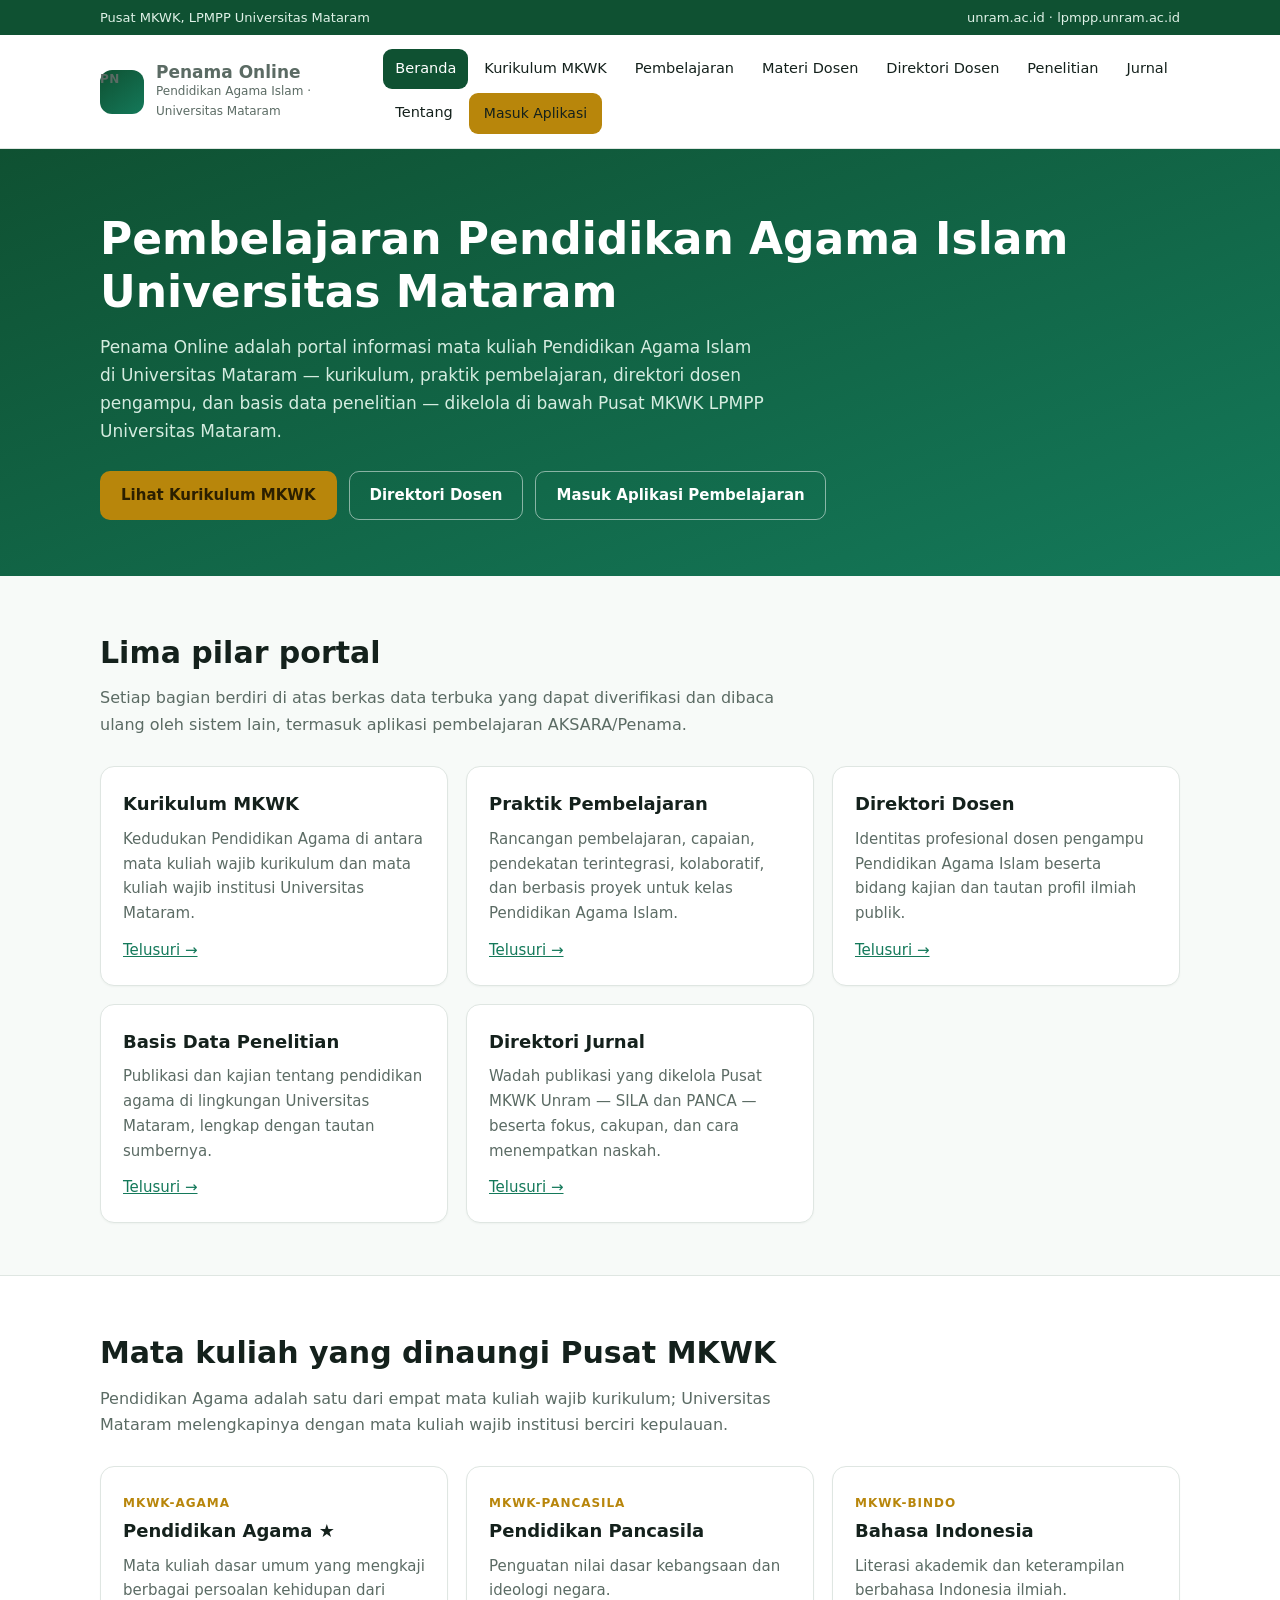
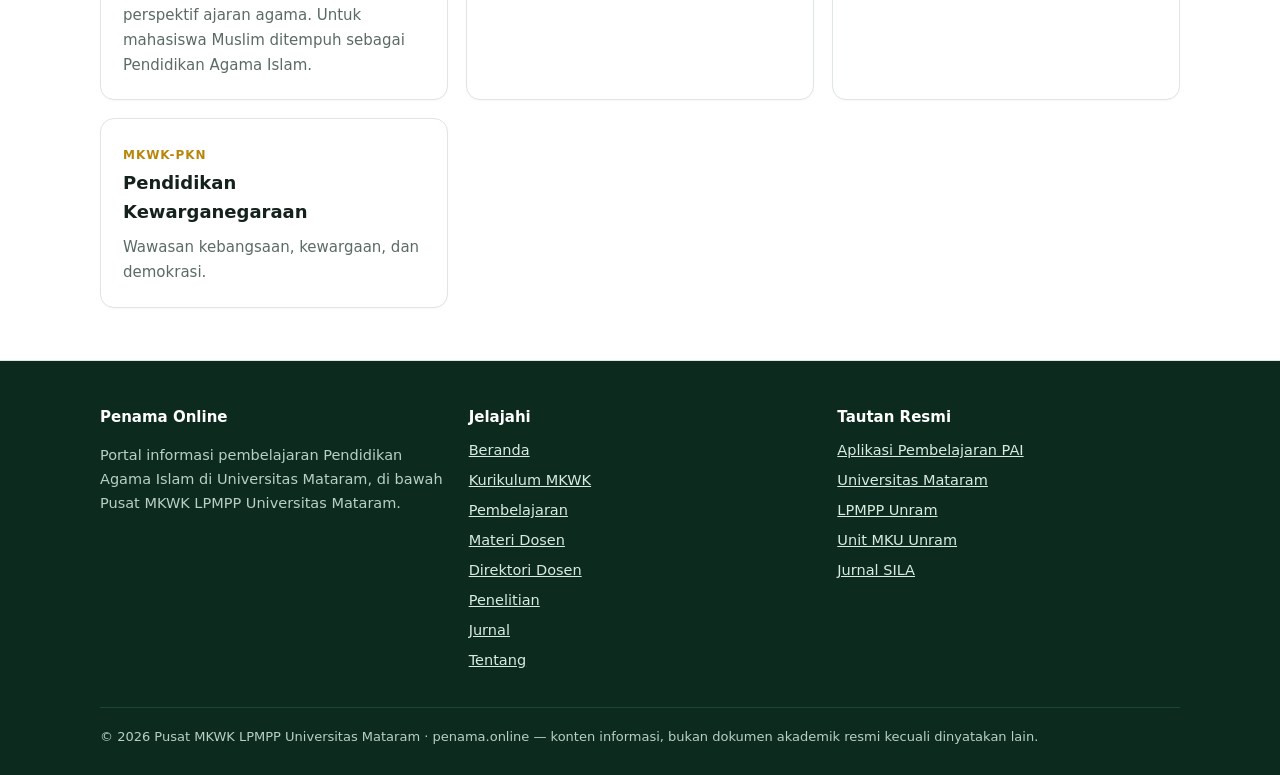
<file: index.html>
<!doctype html>
<html lang="id" data-basis=".">
<head>
<meta charset="utf-8">
<meta name="viewport" content="width=device-width, initial-scale=1">
<title>Beranda — Penama Online</title>
<meta name="description" content="Portal informasi pembelajaran Pendidikan Agama Islam Universitas Mataram di bawah Pusat MKWK LPMPP Unram.">
<meta property="og:title" content="Beranda — Penama Online">
<meta property="og:description" content="Portal informasi pembelajaran Pendidikan Agama Islam Universitas Mataram di bawah Pusat MKWK LPMPP Unram.">
<meta property="og:type" content="website">
<meta property="og:locale" content="id_ID">
<link rel="canonical" href="https://penama.online/">
<link rel="icon" href="./aset/favicon.svg" type="image/svg+xml">
<link rel="stylesheet" href="./aset/css/style.css">
<script defer src="./aset/js/app.js"></script>
</head>
<body>
<div class="topbar"><div class="wrap">
  <span>Pusat MKWK, LPMPP Universitas Mataram</span>
  <span><a href="https://unram.ac.id" rel="noopener" target="_blank">unram.ac.id</a> · <a href="https://lpmpp.unram.ac.id" rel="noopener" target="_blank">lpmpp.unram.ac.id</a></span>
</div></div>
<header class="situs"><div class="wrap">
  <a class="merek" href="./index.html">
    <span class="logo" aria-hidden="true">PN</span>
    <span><strong>Penama Online</strong><span>Pendidikan Agama Islam · Universitas Mataram</span></span>
  </a>
  <nav class="utama" aria-label="Navigasi utama">
    <a href="./index.html" aria-current="page">Beranda</a>
    <a href="./kurikulum.html">Kurikulum MKWK</a>
    <a href="./pembelajaran.html">Pembelajaran</a>
    <a href="./materi.html">Materi Dosen</a>
    <a href="./dosen.html">Direktori Dosen</a>
    <a href="./penelitian.html">Penelitian</a>
    <a href="./jurnal.html">Jurnal</a>
    <a href="./tentang.html">Tentang</a>
    <a href="https://penama.online/pai/" class="btn btn-utama" style="padding:8px 14px;font-size:14px">Masuk Aplikasi</a>
  </nav>
</div></header>
<main>
<section class="hero"><div class="wrap">
  <h1>Pembelajaran Pendidikan Agama Islam<br>Universitas Mataram</h1>
  <p>Penama Online adalah portal informasi mata kuliah Pendidikan Agama Islam di Universitas Mataram — kurikulum, praktik pembelajaran, direktori dosen pengampu, dan basis data penelitian — dikelola di bawah Pusat MKWK LPMPP Universitas Mataram.</p>
  <div class="tombol-baris">
    <a class="btn btn-utama" href="./kurikulum.html">Lihat Kurikulum MKWK</a>
    <a class="btn btn-garis" href="./dosen.html">Direktori Dosen</a>
    <a class="btn btn-garis" href="https://penama.online/pai/">Masuk Aplikasi Pembelajaran</a>
  </div>
</div></section>

<section><div class="wrap">
  <h2>Lima pilar portal</h2>
  <p class="sub">Setiap bagian berdiri di atas berkas data terbuka yang dapat diverifikasi dan dibaca ulang oleh sistem lain, termasuk aplikasi pembelajaran AKSARA/Penama.</p>
  <div class="grid g2">
    <article class="kartu"><h3>Kurikulum MKWK</h3><p>Kedudukan Pendidikan Agama di antara mata kuliah wajib kurikulum dan mata kuliah wajib institusi Universitas Mataram.</p><p style="margin-top:12px"><a href="./kurikulum.html">Telusuri →</a></p></article>
    <article class="kartu"><h3>Praktik Pembelajaran</h3><p>Rancangan pembelajaran, capaian, pendekatan terintegrasi, kolaboratif, dan berbasis proyek untuk kelas Pendidikan Agama Islam.</p><p style="margin-top:12px"><a href="./pembelajaran.html">Telusuri →</a></p></article>
    <article class="kartu"><h3>Direktori Dosen</h3><p>Identitas profesional dosen pengampu Pendidikan Agama Islam beserta bidang kajian dan tautan profil ilmiah publik.</p><p style="margin-top:12px"><a href="./dosen.html">Telusuri →</a></p></article>
    <article class="kartu"><h3>Basis Data Penelitian</h3><p>Publikasi dan kajian tentang pendidikan agama di lingkungan Universitas Mataram, lengkap dengan tautan sumbernya.</p><p style="margin-top:12px"><a href="./penelitian.html">Telusuri →</a></p></article>
    <article class="kartu"><h3>Direktori Jurnal</h3><p>Wadah publikasi yang dikelola Pusat MKWK Unram — SILA dan PANCA — beserta fokus, cakupan, dan cara menempatkan naskah.</p><p style="margin-top:12px"><a href="./jurnal.html">Telusuri →</a></p></article>
  </div>
</div></section>

<section style="background:var(--putih);border-block:1px solid var(--garis)"><div class="wrap">
  <h2>Mata kuliah yang dinaungi Pusat MKWK</h2>
  <p class="sub">Pendidikan Agama adalah satu dari empat mata kuliah wajib kurikulum; Universitas Mataram melengkapinya dengan mata kuliah wajib institusi berciri kepulauan.</p>
  <div class="grid g2" id="daftar-mkwk"></div>
</div></section>

</main>
<footer class="situs"><div class="wrap">
  <div class="kaki-grid">
    <div>
      <h4>Penama Online</h4>
      <p>Portal informasi pembelajaran Pendidikan Agama Islam di Universitas Mataram, di bawah Pusat MKWK LPMPP Universitas Mataram.</p>
    </div>
    <div>
      <h4>Jelajahi</h4>
      <ul><li><a href="./index.html">Beranda</a></li><li><a href="./kurikulum.html">Kurikulum MKWK</a></li><li><a href="./pembelajaran.html">Pembelajaran</a></li><li><a href="./materi.html">Materi Dosen</a></li><li><a href="./dosen.html">Direktori Dosen</a></li><li><a href="./penelitian.html">Penelitian</a></li><li><a href="./jurnal.html">Jurnal</a></li><li><a href="./tentang.html">Tentang</a></li></ul>
    </div>
    <div>
      <h4>Tautan Resmi</h4>
      <ul>
        <li><a href="https://penama.online/pai/">Aplikasi Pembelajaran PAI</a></li>
        <li><a href="https://unram.ac.id" rel="noopener" target="_blank">Universitas Mataram</a></li>
        <li><a href="https://lpmpp.unram.ac.id" rel="noopener" target="_blank">LPMPP Unram</a></li>
        <li><a href="https://mku.unram.ac.id" rel="noopener" target="_blank">Unit MKU Unram</a></li>
        <li><a href="https://jurnal.unram.ac.id/index.php/sila" rel="noopener" target="_blank">Jurnal SILA</a></li>
      </ul>
    </div>
  </div>
  <div class="kaki-bawah">© <span id="tahun">2026</span> Pusat MKWK LPMPP Universitas Mataram · penama.online — konten informasi, bukan dokumen akademik resmi kecuali dinyatakan lain.</div>
</div></footer>
</body>
</html>
</file>
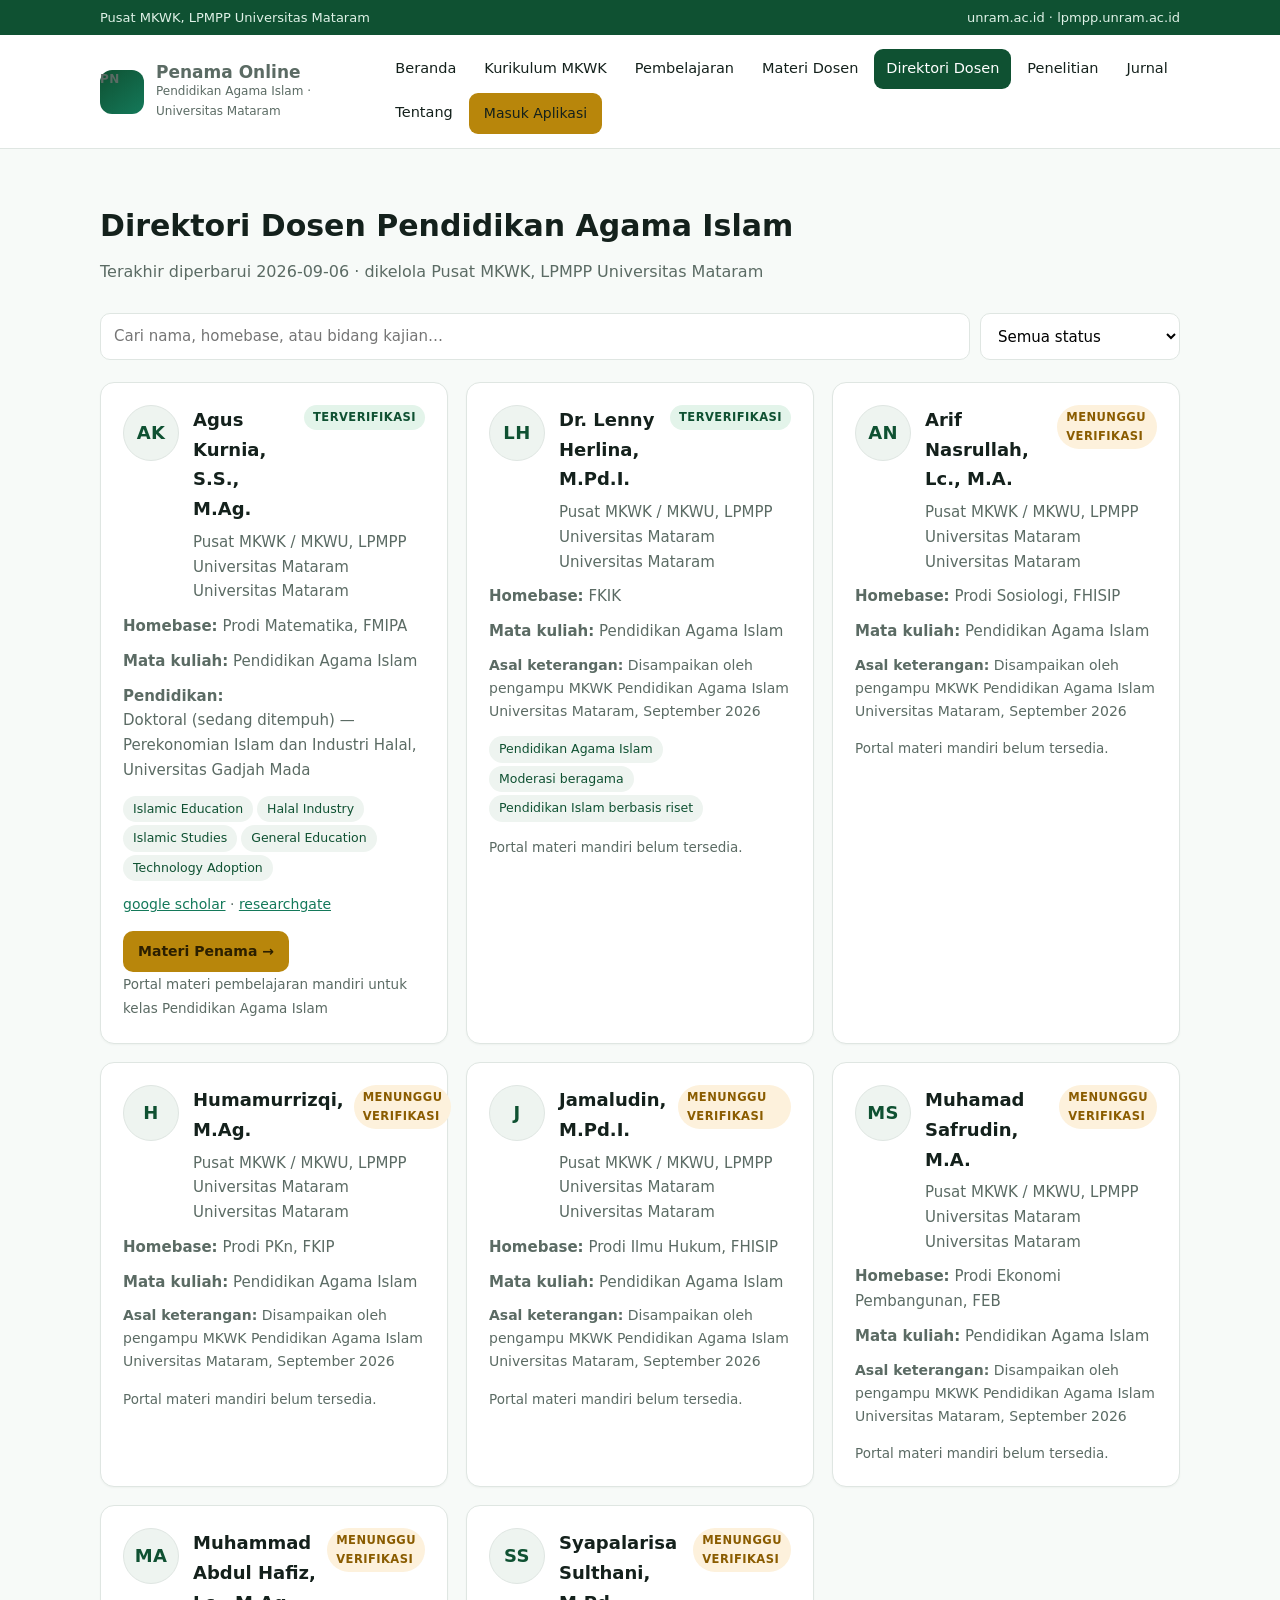
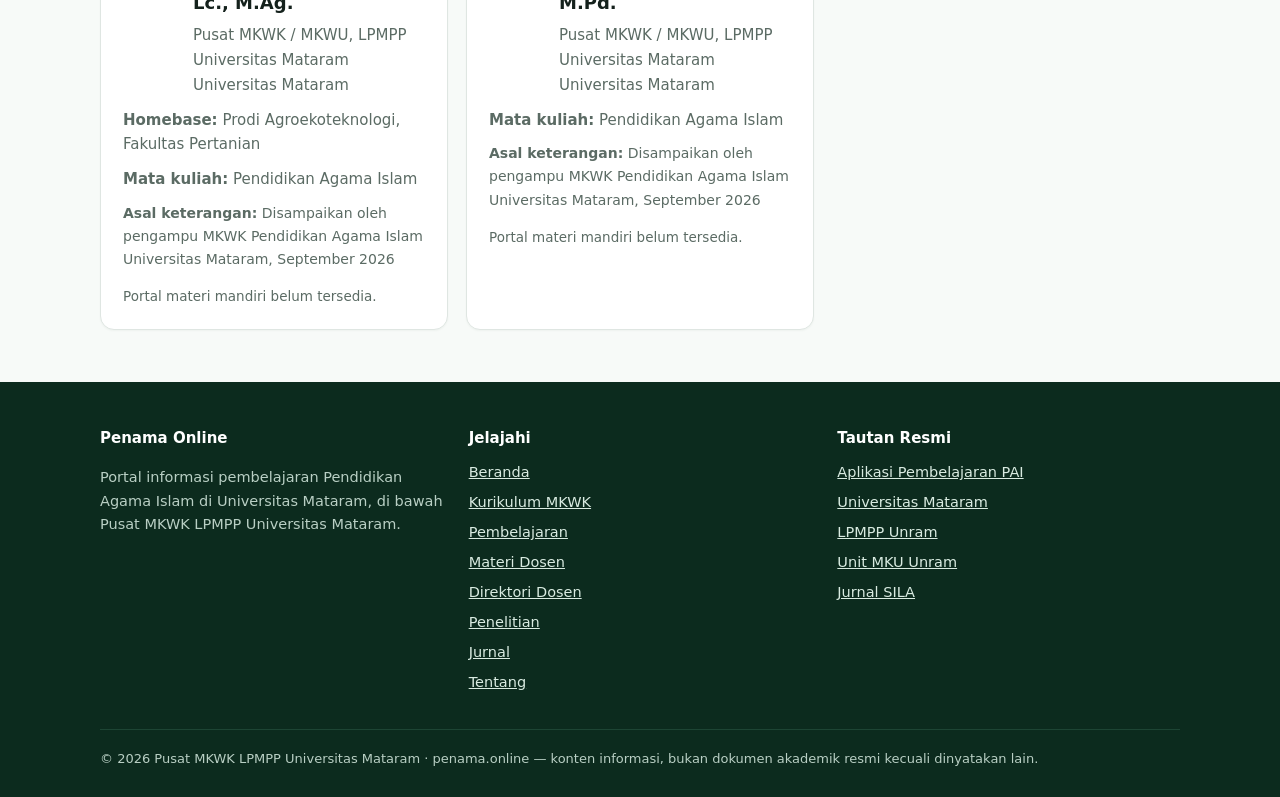
<file: dosen.html>
<!doctype html>
<html lang="id" data-basis=".">
<head>
<meta charset="utf-8">
<meta name="viewport" content="width=device-width, initial-scale=1">
<title>Direktori Dosen — Penama Online</title>
<meta name="description" content="Direktori dosen pengampu Pendidikan Agama Islam Universitas Mataram beserta bidang kajian dan profil ilmiah.">
<meta property="og:title" content="Direktori Dosen — Penama Online">
<meta property="og:description" content="Direktori dosen pengampu Pendidikan Agama Islam Universitas Mataram beserta bidang kajian dan profil ilmiah.">
<meta property="og:type" content="website">
<meta property="og:locale" content="id_ID">
<link rel="canonical" href="https://penama.online/dosen.html">
<link rel="icon" href="./aset/favicon.svg" type="image/svg+xml">
<link rel="stylesheet" href="./aset/css/style.css">
<script defer src="./aset/js/app.js"></script>
</head>
<body>
<div class="topbar"><div class="wrap">
  <span>Pusat MKWK, LPMPP Universitas Mataram</span>
  <span><a href="https://unram.ac.id" rel="noopener" target="_blank">unram.ac.id</a> · <a href="https://lpmpp.unram.ac.id" rel="noopener" target="_blank">lpmpp.unram.ac.id</a></span>
</div></div>
<header class="situs"><div class="wrap">
  <a class="merek" href="./index.html">
    <span class="logo" aria-hidden="true">PN</span>
    <span><strong>Penama Online</strong><span>Pendidikan Agama Islam · Universitas Mataram</span></span>
  </a>
  <nav class="utama" aria-label="Navigasi utama">
    <a href="./index.html">Beranda</a>
    <a href="./kurikulum.html">Kurikulum MKWK</a>
    <a href="./pembelajaran.html">Pembelajaran</a>
    <a href="./materi.html">Materi Dosen</a>
    <a href="./dosen.html" aria-current="page">Direktori Dosen</a>
    <a href="./penelitian.html">Penelitian</a>
    <a href="./jurnal.html">Jurnal</a>
    <a href="./tentang.html">Tentang</a>
    <a href="https://penama.online/pai/" class="btn btn-utama" style="padding:8px 14px;font-size:14px">Masuk Aplikasi</a>
  </nav>
</div></header>
<main>
<section><div class="wrap">
  <h2>Direktori Dosen Pendidikan Agama Islam</h2>
  <p class="sub" id="meta-dosen">Memuat data…</p>

  <div class="alat">
    <input id="cari-dosen" type="search" placeholder="Cari nama, homebase, atau bidang kajian…" aria-label="Cari dosen">
    <select id="filter-verifikasi" aria-label="Saring berdasarkan status verifikasi">
      <option value="semua">Semua status</option>
      <option value="terverifikasi">Terverifikasi</option>
      <option value="menunggu_verifikasi">Menunggu verifikasi</option>
    </select>
  </div>

  <div class="grid g2" id="daftar-dosen"></div>

</div></section>
</main>
<footer class="situs"><div class="wrap">
  <div class="kaki-grid">
    <div>
      <h4>Penama Online</h4>
      <p>Portal informasi pembelajaran Pendidikan Agama Islam di Universitas Mataram, di bawah Pusat MKWK LPMPP Universitas Mataram.</p>
    </div>
    <div>
      <h4>Jelajahi</h4>
      <ul><li><a href="./index.html">Beranda</a></li><li><a href="./kurikulum.html">Kurikulum MKWK</a></li><li><a href="./pembelajaran.html">Pembelajaran</a></li><li><a href="./materi.html">Materi Dosen</a></li><li><a href="./dosen.html">Direktori Dosen</a></li><li><a href="./penelitian.html">Penelitian</a></li><li><a href="./jurnal.html">Jurnal</a></li><li><a href="./tentang.html">Tentang</a></li></ul>
    </div>
    <div>
      <h4>Tautan Resmi</h4>
      <ul>
        <li><a href="https://penama.online/pai/">Aplikasi Pembelajaran PAI</a></li>
        <li><a href="https://unram.ac.id" rel="noopener" target="_blank">Universitas Mataram</a></li>
        <li><a href="https://lpmpp.unram.ac.id" rel="noopener" target="_blank">LPMPP Unram</a></li>
        <li><a href="https://mku.unram.ac.id" rel="noopener" target="_blank">Unit MKU Unram</a></li>
        <li><a href="https://jurnal.unram.ac.id/index.php/sila" rel="noopener" target="_blank">Jurnal SILA</a></li>
      </ul>
    </div>
  </div>
  <div class="kaki-bawah">© <span id="tahun">2026</span> Pusat MKWK LPMPP Universitas Mataram · penama.online — konten informasi, bukan dokumen akademik resmi kecuali dinyatakan lain.</div>
</div></footer>
</body>
</html>
</file>
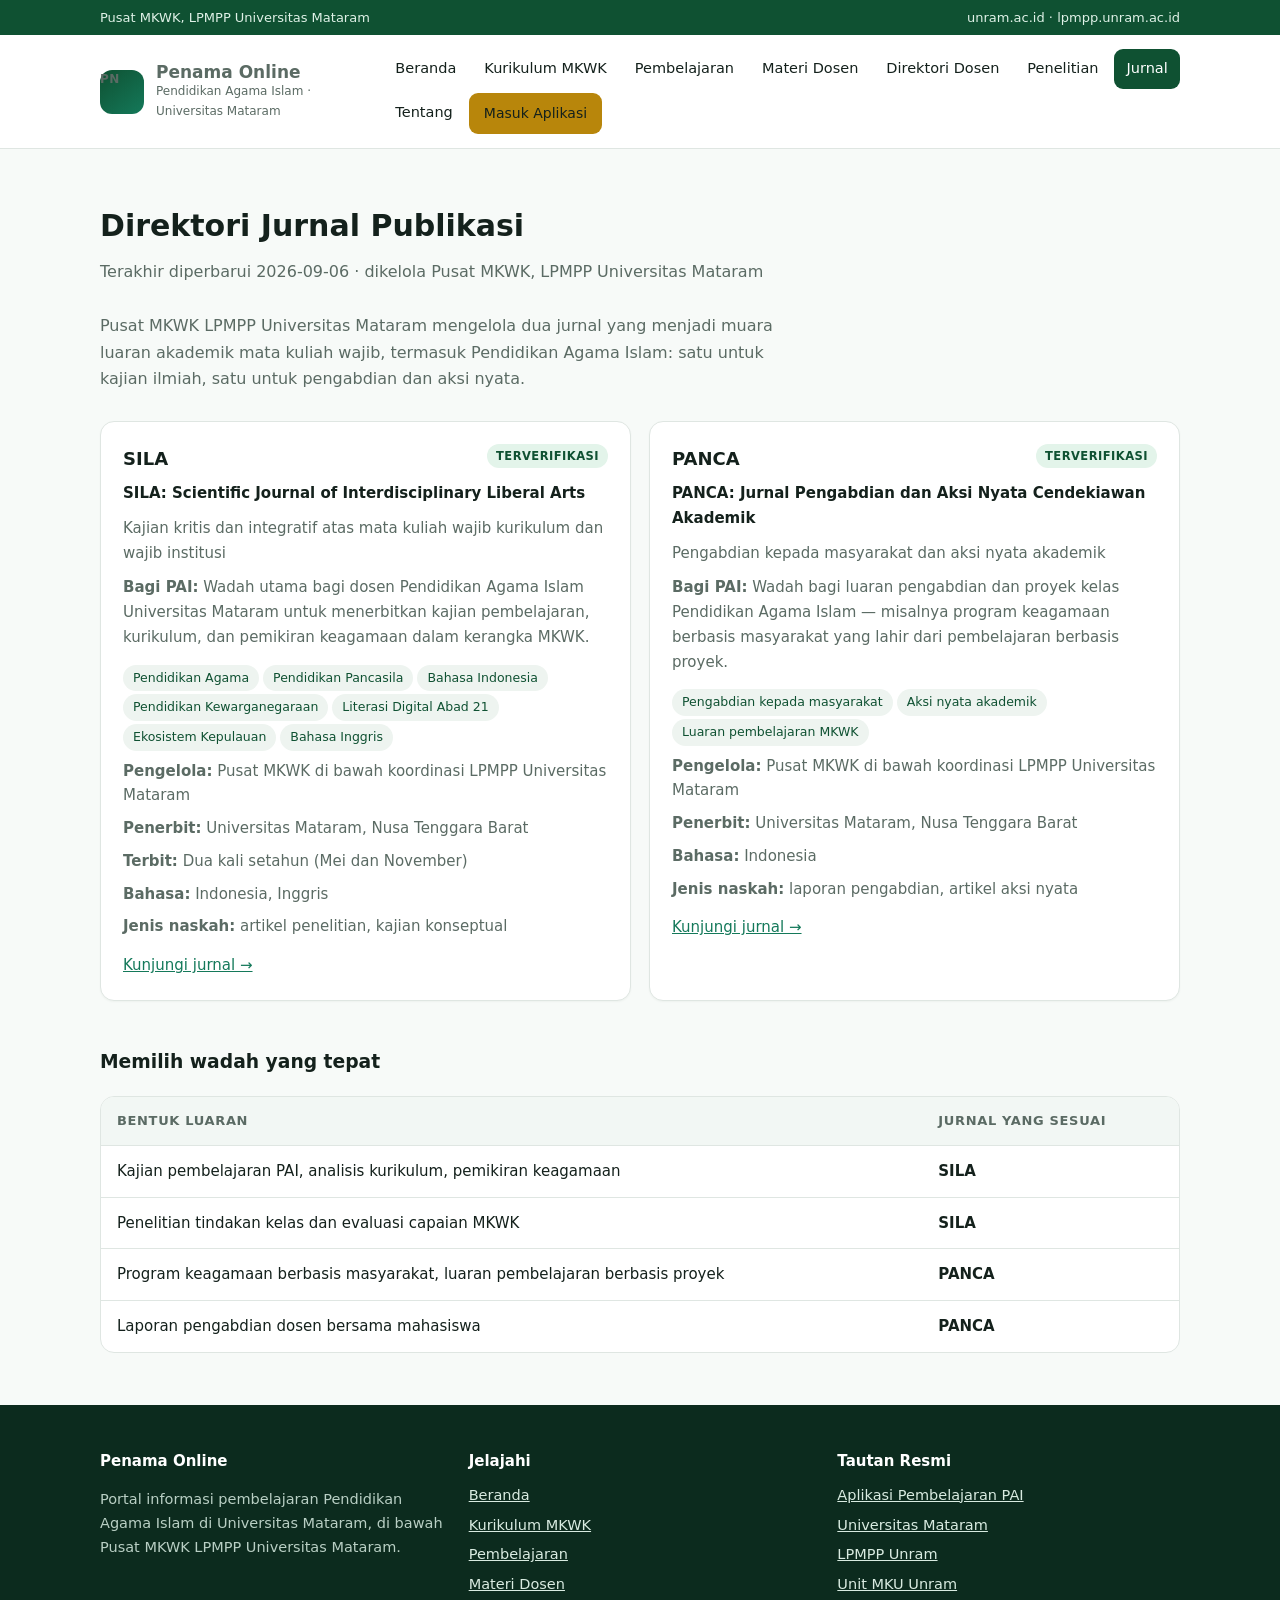
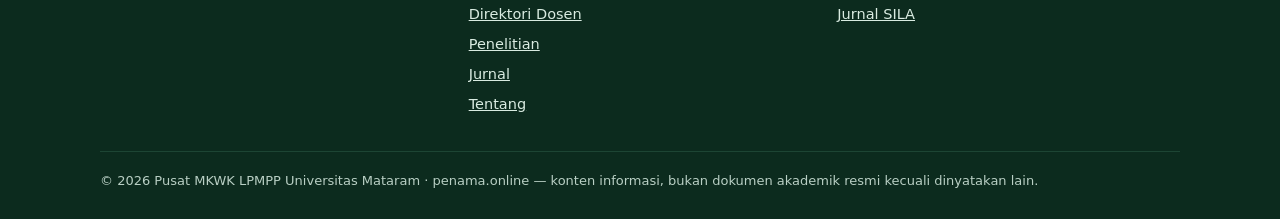
<file: jurnal.html>
<!doctype html>
<html lang="id" data-basis=".">
<head>
<meta charset="utf-8">
<meta name="viewport" content="width=device-width, initial-scale=1">
<title>Direktori Jurnal — Penama Online</title>
<meta name="description" content="Direktori jurnal publikasi pendidikan agama dan MKWK di Universitas Mataram: SILA dan PANCA.">
<meta property="og:title" content="Direktori Jurnal — Penama Online">
<meta property="og:description" content="Direktori jurnal publikasi pendidikan agama dan MKWK di Universitas Mataram: SILA dan PANCA.">
<meta property="og:type" content="website">
<meta property="og:locale" content="id_ID">
<link rel="canonical" href="https://penama.online/jurnal.html">
<link rel="icon" href="./aset/favicon.svg" type="image/svg+xml">
<link rel="stylesheet" href="./aset/css/style.css">
<script defer src="./aset/js/app.js"></script>
</head>
<body>
<div class="topbar"><div class="wrap">
  <span>Pusat MKWK, LPMPP Universitas Mataram</span>
  <span><a href="https://unram.ac.id" rel="noopener" target="_blank">unram.ac.id</a> · <a href="https://lpmpp.unram.ac.id" rel="noopener" target="_blank">lpmpp.unram.ac.id</a></span>
</div></div>
<header class="situs"><div class="wrap">
  <a class="merek" href="./index.html">
    <span class="logo" aria-hidden="true">PN</span>
    <span><strong>Penama Online</strong><span>Pendidikan Agama Islam · Universitas Mataram</span></span>
  </a>
  <nav class="utama" aria-label="Navigasi utama">
    <a href="./index.html">Beranda</a>
    <a href="./kurikulum.html">Kurikulum MKWK</a>
    <a href="./pembelajaran.html">Pembelajaran</a>
    <a href="./materi.html">Materi Dosen</a>
    <a href="./dosen.html">Direktori Dosen</a>
    <a href="./penelitian.html">Penelitian</a>
    <a href="./jurnal.html" aria-current="page">Jurnal</a>
    <a href="./tentang.html">Tentang</a>
    <a href="https://penama.online/pai/" class="btn btn-utama" style="padding:8px 14px;font-size:14px">Masuk Aplikasi</a>
  </nav>
</div></header>
<main>
<section><div class="wrap">
  <h2>Direktori Jurnal Publikasi</h2>
  <p class="sub" id="meta-jurnal">Memuat data…</p>

  <p class="sub">Pusat MKWK LPMPP Universitas Mataram mengelola dua jurnal yang menjadi muara luaran akademik mata kuliah wajib, termasuk Pendidikan Agama Islam: satu untuk kajian ilmiah, satu untuk pengabdian dan aksi nyata.</p>

  <div class="grid g2" id="daftar-jurnal" style="margin-top:26px"></div>

  <h3 style="margin-top:46px">Memilih wadah yang tepat</h3>
  <div class="tabel-bungkus">
    <table>
      <thead><tr><th>Bentuk luaran</th><th>Jurnal yang sesuai</th></tr></thead>
      <tbody>
        <tr><td>Kajian pembelajaran PAI, analisis kurikulum, pemikiran keagamaan</td><td><strong>SILA</strong></td></tr>
        <tr><td>Penelitian tindakan kelas dan evaluasi capaian MKWK</td><td><strong>SILA</strong></td></tr>
        <tr><td>Program keagamaan berbasis masyarakat, luaran pembelajaran berbasis proyek</td><td><strong>PANCA</strong></td></tr>
        <tr><td>Laporan pengabdian dosen bersama mahasiswa</td><td><strong>PANCA</strong></td></tr>
      </tbody>
    </table>
  </div>

</div></section>
</main>
<footer class="situs"><div class="wrap">
  <div class="kaki-grid">
    <div>
      <h4>Penama Online</h4>
      <p>Portal informasi pembelajaran Pendidikan Agama Islam di Universitas Mataram, di bawah Pusat MKWK LPMPP Universitas Mataram.</p>
    </div>
    <div>
      <h4>Jelajahi</h4>
      <ul><li><a href="./index.html">Beranda</a></li><li><a href="./kurikulum.html">Kurikulum MKWK</a></li><li><a href="./pembelajaran.html">Pembelajaran</a></li><li><a href="./materi.html">Materi Dosen</a></li><li><a href="./dosen.html">Direktori Dosen</a></li><li><a href="./penelitian.html">Penelitian</a></li><li><a href="./jurnal.html">Jurnal</a></li><li><a href="./tentang.html">Tentang</a></li></ul>
    </div>
    <div>
      <h4>Tautan Resmi</h4>
      <ul>
        <li><a href="https://penama.online/pai/">Aplikasi Pembelajaran PAI</a></li>
        <li><a href="https://unram.ac.id" rel="noopener" target="_blank">Universitas Mataram</a></li>
        <li><a href="https://lpmpp.unram.ac.id" rel="noopener" target="_blank">LPMPP Unram</a></li>
        <li><a href="https://mku.unram.ac.id" rel="noopener" target="_blank">Unit MKU Unram</a></li>
        <li><a href="https://jurnal.unram.ac.id/index.php/sila" rel="noopener" target="_blank">Jurnal SILA</a></li>
      </ul>
    </div>
  </div>
  <div class="kaki-bawah">© <span id="tahun">2026</span> Pusat MKWK LPMPP Universitas Mataram · penama.online — konten informasi, bukan dokumen akademik resmi kecuali dinyatakan lain.</div>
</div></footer>
</body>
</html>
</file>
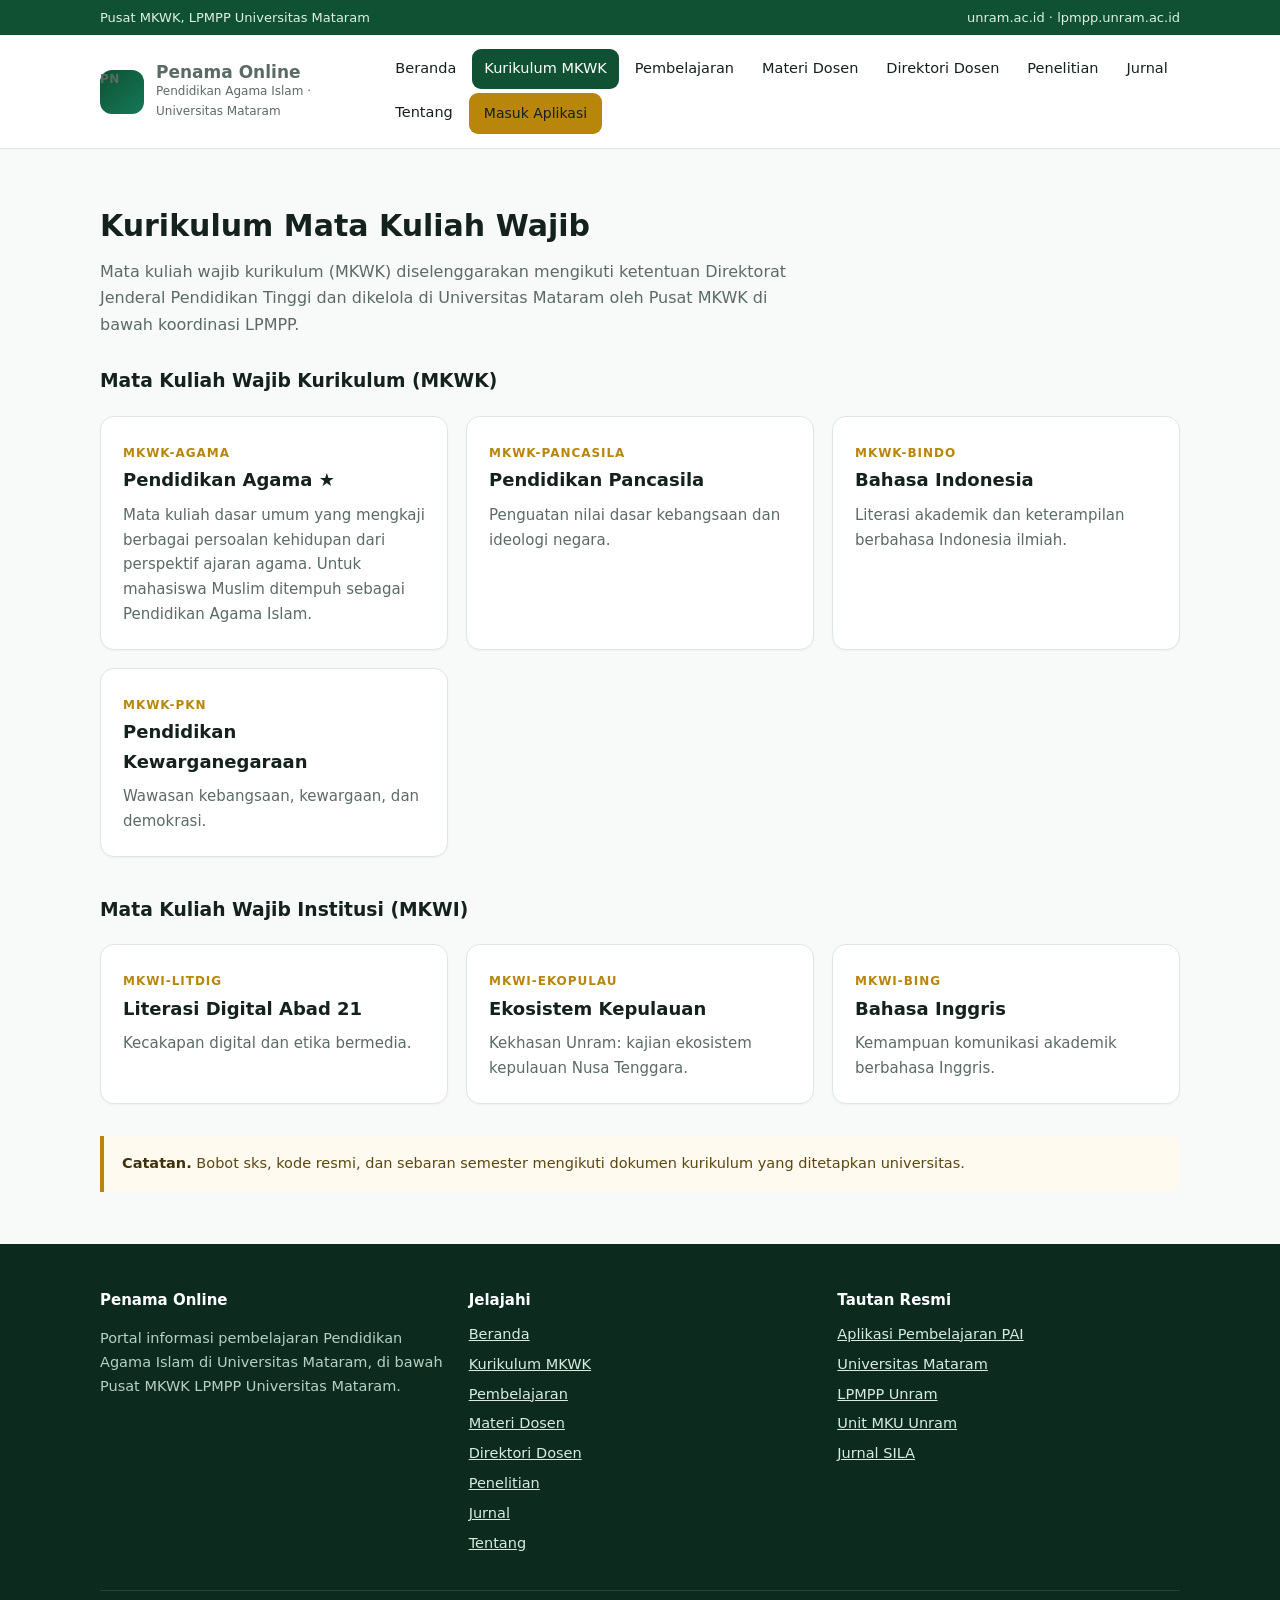
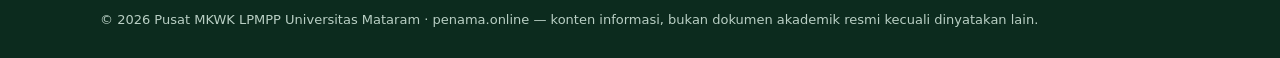
<file: kurikulum.html>
<!doctype html>
<html lang="id" data-basis=".">
<head>
<meta charset="utf-8">
<meta name="viewport" content="width=device-width, initial-scale=1">
<title>Kurikulum MKWK — Penama Online</title>
<meta name="description" content="Struktur mata kuliah wajib kurikulum dan wajib institusi Universitas Mataram serta kedudukan Pendidikan Agama Islam.">
<meta property="og:title" content="Kurikulum MKWK — Penama Online">
<meta property="og:description" content="Struktur mata kuliah wajib kurikulum dan wajib institusi Universitas Mataram serta kedudukan Pendidikan Agama Islam.">
<meta property="og:type" content="website">
<meta property="og:locale" content="id_ID">
<link rel="canonical" href="https://penama.online/kurikulum.html">
<link rel="icon" href="./aset/favicon.svg" type="image/svg+xml">
<link rel="stylesheet" href="./aset/css/style.css">
<script defer src="./aset/js/app.js"></script>
</head>
<body>
<div class="topbar"><div class="wrap">
  <span>Pusat MKWK, LPMPP Universitas Mataram</span>
  <span><a href="https://unram.ac.id" rel="noopener" target="_blank">unram.ac.id</a> · <a href="https://lpmpp.unram.ac.id" rel="noopener" target="_blank">lpmpp.unram.ac.id</a></span>
</div></div>
<header class="situs"><div class="wrap">
  <a class="merek" href="./index.html">
    <span class="logo" aria-hidden="true">PN</span>
    <span><strong>Penama Online</strong><span>Pendidikan Agama Islam · Universitas Mataram</span></span>
  </a>
  <nav class="utama" aria-label="Navigasi utama">
    <a href="./index.html">Beranda</a>
    <a href="./kurikulum.html" aria-current="page">Kurikulum MKWK</a>
    <a href="./pembelajaran.html">Pembelajaran</a>
    <a href="./materi.html">Materi Dosen</a>
    <a href="./dosen.html">Direktori Dosen</a>
    <a href="./penelitian.html">Penelitian</a>
    <a href="./jurnal.html">Jurnal</a>
    <a href="./tentang.html">Tentang</a>
    <a href="https://penama.online/pai/" class="btn btn-utama" style="padding:8px 14px;font-size:14px">Masuk Aplikasi</a>
  </nav>
</div></header>
<main>
<section><div class="wrap">
  <h2>Kurikulum Mata Kuliah Wajib</h2>
  <p class="sub">Mata kuliah wajib kurikulum (MKWK) diselenggarakan mengikuti ketentuan Direktorat Jenderal Pendidikan Tinggi dan dikelola di Universitas Mataram oleh Pusat MKWK di bawah koordinasi LPMPP.</p>
  <h3 style="margin-top:26px">Mata Kuliah Wajib Kurikulum (MKWK)</h3>
  <div class="grid g2" id="daftar-mkwk" style="margin-top:14px"></div>
  <h3 style="margin-top:38px">Mata Kuliah Wajib Institusi (MKWI)</h3>
  <div class="grid g3" id="daftar-mkwi" style="margin-top:14px"></div>
  <div class="catatan" style="margin-top:32px"><strong>Catatan.</strong> Bobot sks, kode resmi, dan sebaran semester mengikuti dokumen kurikulum yang ditetapkan universitas.</div>
</div></section>
</main>
<footer class="situs"><div class="wrap">
  <div class="kaki-grid">
    <div>
      <h4>Penama Online</h4>
      <p>Portal informasi pembelajaran Pendidikan Agama Islam di Universitas Mataram, di bawah Pusat MKWK LPMPP Universitas Mataram.</p>
    </div>
    <div>
      <h4>Jelajahi</h4>
      <ul><li><a href="./index.html">Beranda</a></li><li><a href="./kurikulum.html">Kurikulum MKWK</a></li><li><a href="./pembelajaran.html">Pembelajaran</a></li><li><a href="./materi.html">Materi Dosen</a></li><li><a href="./dosen.html">Direktori Dosen</a></li><li><a href="./penelitian.html">Penelitian</a></li><li><a href="./jurnal.html">Jurnal</a></li><li><a href="./tentang.html">Tentang</a></li></ul>
    </div>
    <div>
      <h4>Tautan Resmi</h4>
      <ul>
        <li><a href="https://penama.online/pai/">Aplikasi Pembelajaran PAI</a></li>
        <li><a href="https://unram.ac.id" rel="noopener" target="_blank">Universitas Mataram</a></li>
        <li><a href="https://lpmpp.unram.ac.id" rel="noopener" target="_blank">LPMPP Unram</a></li>
        <li><a href="https://mku.unram.ac.id" rel="noopener" target="_blank">Unit MKU Unram</a></li>
        <li><a href="https://jurnal.unram.ac.id/index.php/sila" rel="noopener" target="_blank">Jurnal SILA</a></li>
      </ul>
    </div>
  </div>
  <div class="kaki-bawah">© <span id="tahun">2026</span> Pusat MKWK LPMPP Universitas Mataram · penama.online — konten informasi, bukan dokumen akademik resmi kecuali dinyatakan lain.</div>
</div></footer>
</body>
</html>
</file>
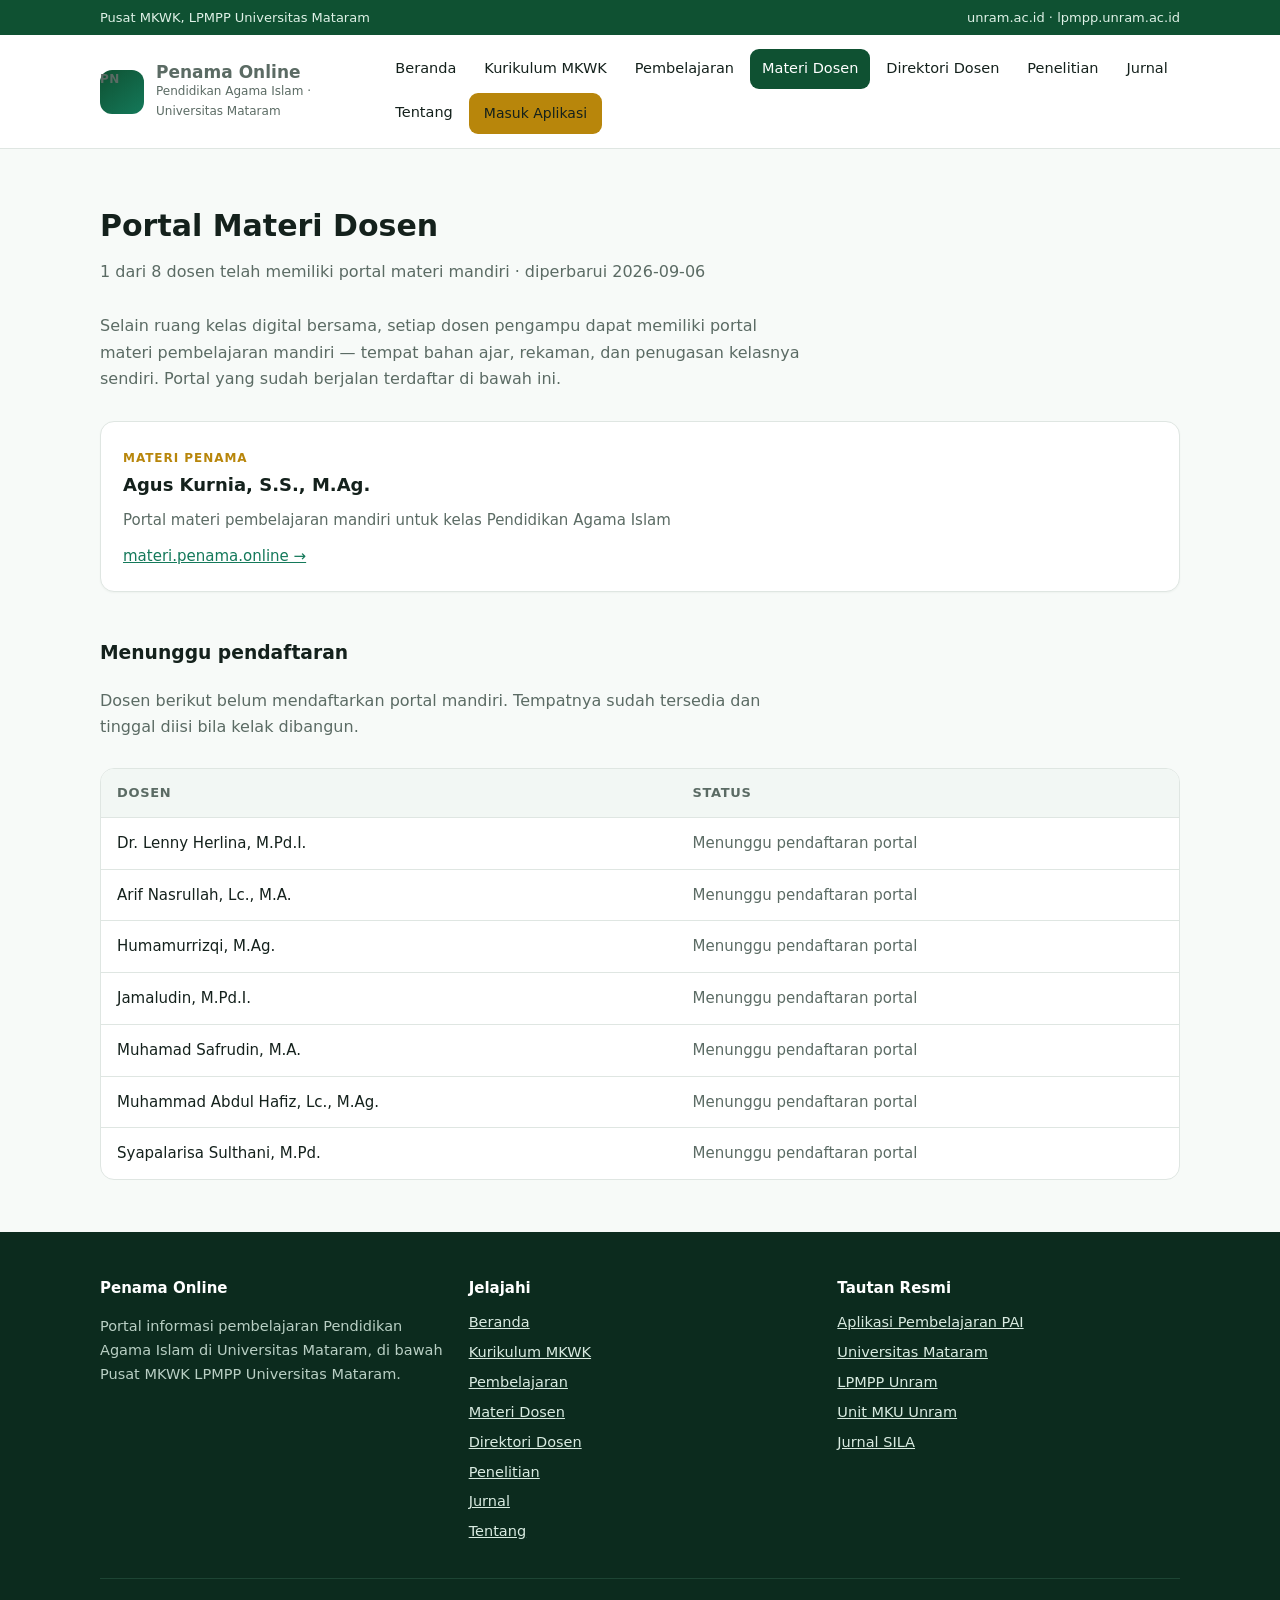
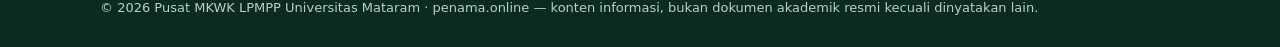
<file: materi.html>
<!doctype html>
<html lang="id" data-basis=".">
<head>
<meta charset="utf-8">
<meta name="viewport" content="width=device-width, initial-scale=1">
<title>Materi Dosen — Penama Online</title>
<meta name="description" content="Portal materi pembelajaran mandiri milik dosen pengampu Pendidikan Agama Islam Universitas Mataram.">
<meta property="og:title" content="Materi Dosen — Penama Online">
<meta property="og:description" content="Portal materi pembelajaran mandiri milik dosen pengampu Pendidikan Agama Islam Universitas Mataram.">
<meta property="og:type" content="website">
<meta property="og:locale" content="id_ID">
<link rel="canonical" href="https://penama.online/materi.html">
<link rel="icon" href="./aset/favicon.svg" type="image/svg+xml">
<link rel="stylesheet" href="./aset/css/style.css">
<script defer src="./aset/js/app.js"></script>
</head>
<body>
<div class="topbar"><div class="wrap">
  <span>Pusat MKWK, LPMPP Universitas Mataram</span>
  <span><a href="https://unram.ac.id" rel="noopener" target="_blank">unram.ac.id</a> · <a href="https://lpmpp.unram.ac.id" rel="noopener" target="_blank">lpmpp.unram.ac.id</a></span>
</div></div>
<header class="situs"><div class="wrap">
  <a class="merek" href="./index.html">
    <span class="logo" aria-hidden="true">PN</span>
    <span><strong>Penama Online</strong><span>Pendidikan Agama Islam · Universitas Mataram</span></span>
  </a>
  <nav class="utama" aria-label="Navigasi utama">
    <a href="./index.html">Beranda</a>
    <a href="./kurikulum.html">Kurikulum MKWK</a>
    <a href="./pembelajaran.html">Pembelajaran</a>
    <a href="./materi.html" aria-current="page">Materi Dosen</a>
    <a href="./dosen.html">Direktori Dosen</a>
    <a href="./penelitian.html">Penelitian</a>
    <a href="./jurnal.html">Jurnal</a>
    <a href="./tentang.html">Tentang</a>
    <a href="https://penama.online/pai/" class="btn btn-utama" style="padding:8px 14px;font-size:14px">Masuk Aplikasi</a>
  </nav>
</div></header>
<main>
<section><div class="wrap">
  <h2>Portal Materi Dosen</h2>
  <p class="sub" id="meta-materi">Memuat data…</p>

  <p class="sub">Selain ruang kelas digital bersama, setiap dosen pengampu dapat memiliki portal materi pembelajaran mandiri — tempat bahan ajar, rekaman, dan penugasan kelasnya sendiri. Portal yang sudah berjalan terdaftar di bawah ini.</p>

  <div class="grid g2" id="materi-tersedia" style="margin-top:26px"></div>

  <h3 style="margin-top:46px">Menunggu pendaftaran</h3>
  <p class="sub">Dosen berikut belum mendaftarkan portal mandiri. Tempatnya sudah tersedia dan tinggal diisi bila kelak dibangun.</p>
  <div id="materi-belum"></div>

</div></section>
</main>
<footer class="situs"><div class="wrap">
  <div class="kaki-grid">
    <div>
      <h4>Penama Online</h4>
      <p>Portal informasi pembelajaran Pendidikan Agama Islam di Universitas Mataram, di bawah Pusat MKWK LPMPP Universitas Mataram.</p>
    </div>
    <div>
      <h4>Jelajahi</h4>
      <ul><li><a href="./index.html">Beranda</a></li><li><a href="./kurikulum.html">Kurikulum MKWK</a></li><li><a href="./pembelajaran.html">Pembelajaran</a></li><li><a href="./materi.html">Materi Dosen</a></li><li><a href="./dosen.html">Direktori Dosen</a></li><li><a href="./penelitian.html">Penelitian</a></li><li><a href="./jurnal.html">Jurnal</a></li><li><a href="./tentang.html">Tentang</a></li></ul>
    </div>
    <div>
      <h4>Tautan Resmi</h4>
      <ul>
        <li><a href="https://penama.online/pai/">Aplikasi Pembelajaran PAI</a></li>
        <li><a href="https://unram.ac.id" rel="noopener" target="_blank">Universitas Mataram</a></li>
        <li><a href="https://lpmpp.unram.ac.id" rel="noopener" target="_blank">LPMPP Unram</a></li>
        <li><a href="https://mku.unram.ac.id" rel="noopener" target="_blank">Unit MKU Unram</a></li>
        <li><a href="https://jurnal.unram.ac.id/index.php/sila" rel="noopener" target="_blank">Jurnal SILA</a></li>
      </ul>
    </div>
  </div>
  <div class="kaki-bawah">© <span id="tahun">2026</span> Pusat MKWK LPMPP Universitas Mataram · penama.online — konten informasi, bukan dokumen akademik resmi kecuali dinyatakan lain.</div>
</div></footer>
</body>
</html>
</file>
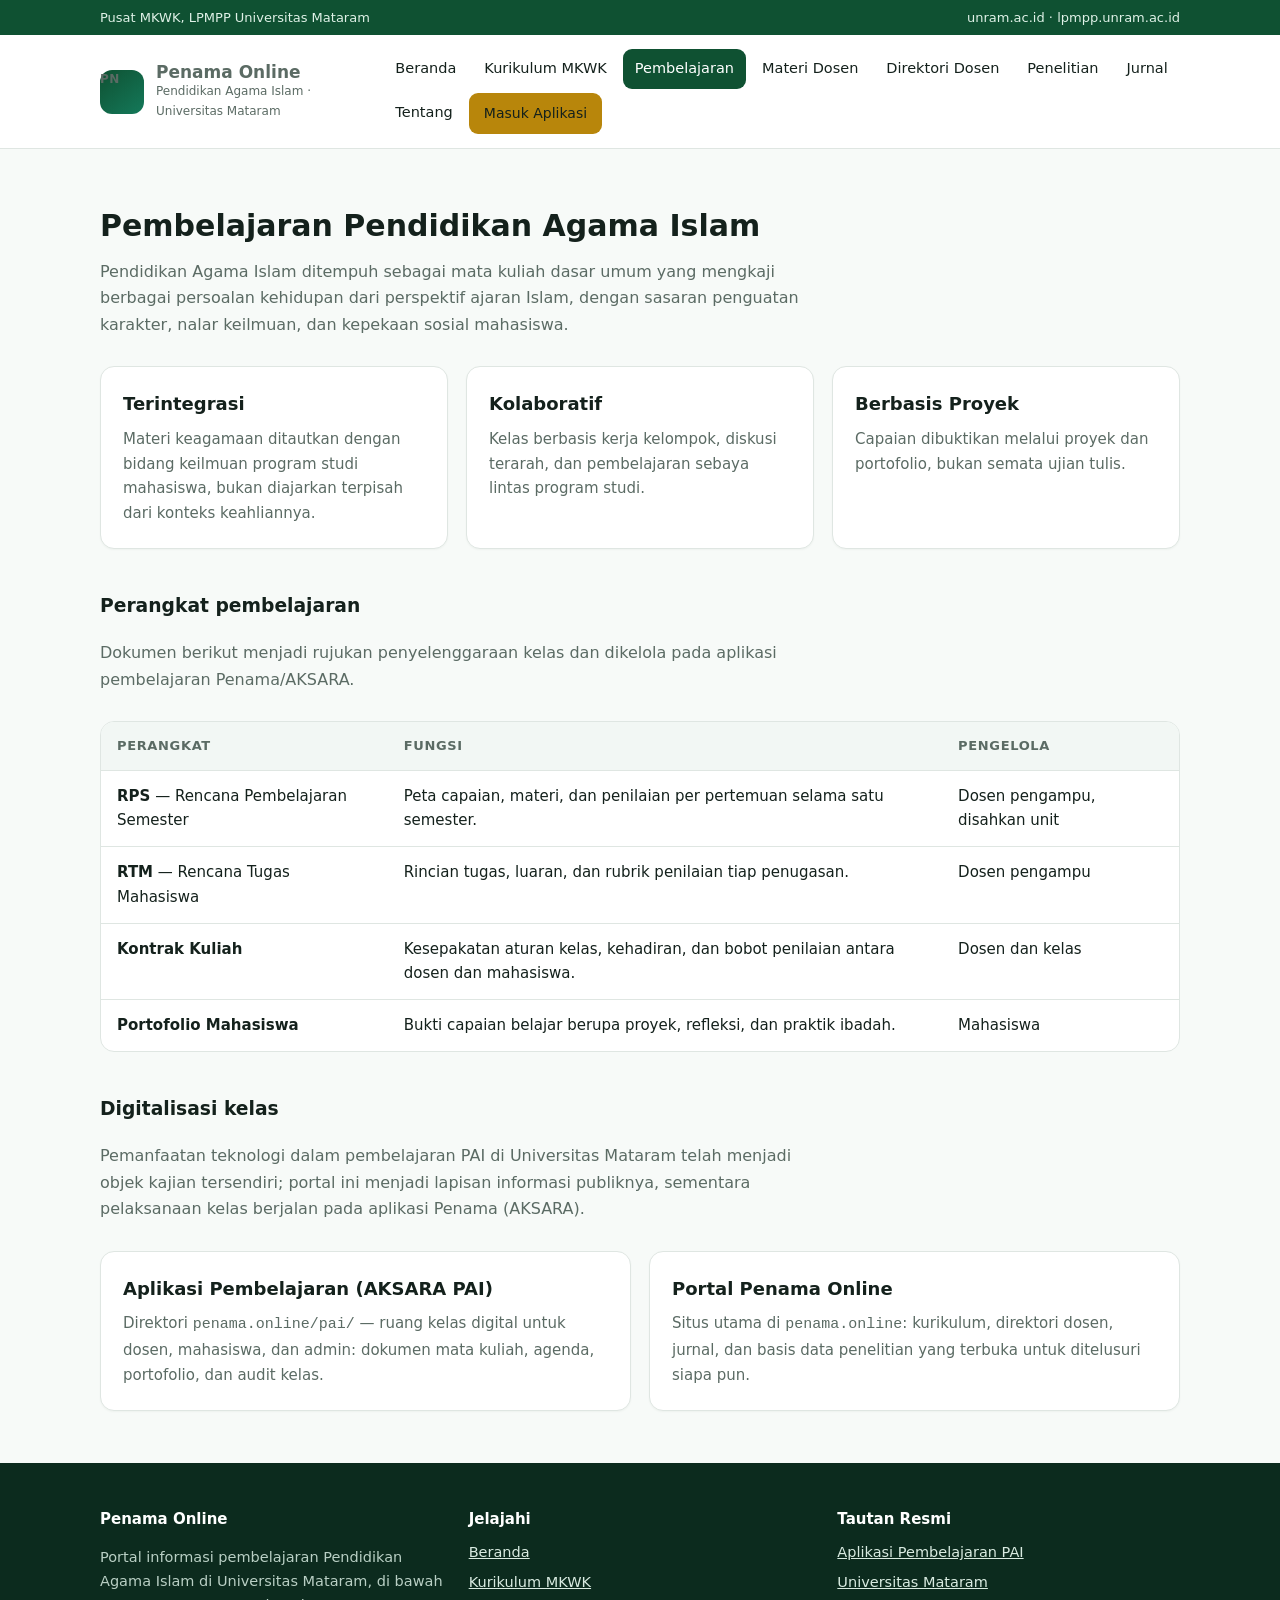
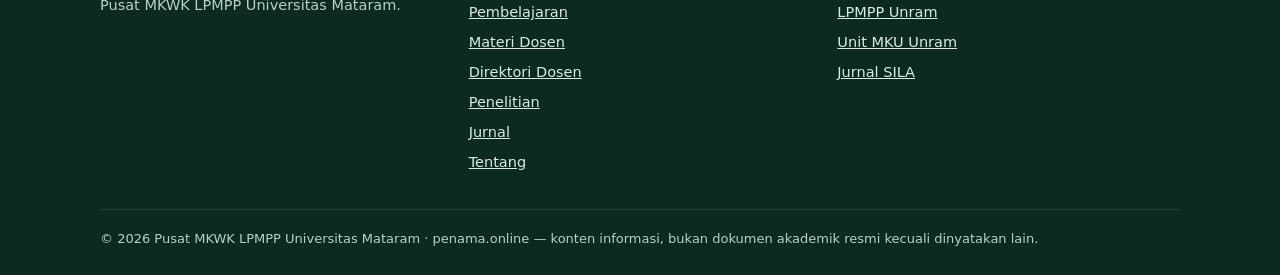
<file: pembelajaran.html>
<!doctype html>
<html lang="id" data-basis=".">
<head>
<meta charset="utf-8">
<meta name="viewport" content="width=device-width, initial-scale=1">
<title>Pembelajaran — Penama Online</title>
<meta name="description" content="Pendekatan, capaian, dan perangkat pembelajaran Pendidikan Agama Islam di Universitas Mataram.">
<meta property="og:title" content="Pembelajaran — Penama Online">
<meta property="og:description" content="Pendekatan, capaian, dan perangkat pembelajaran Pendidikan Agama Islam di Universitas Mataram.">
<meta property="og:type" content="website">
<meta property="og:locale" content="id_ID">
<link rel="canonical" href="https://penama.online/pembelajaran.html">
<link rel="icon" href="./aset/favicon.svg" type="image/svg+xml">
<link rel="stylesheet" href="./aset/css/style.css">
<script defer src="./aset/js/app.js"></script>
</head>
<body>
<div class="topbar"><div class="wrap">
  <span>Pusat MKWK, LPMPP Universitas Mataram</span>
  <span><a href="https://unram.ac.id" rel="noopener" target="_blank">unram.ac.id</a> · <a href="https://lpmpp.unram.ac.id" rel="noopener" target="_blank">lpmpp.unram.ac.id</a></span>
</div></div>
<header class="situs"><div class="wrap">
  <a class="merek" href="./index.html">
    <span class="logo" aria-hidden="true">PN</span>
    <span><strong>Penama Online</strong><span>Pendidikan Agama Islam · Universitas Mataram</span></span>
  </a>
  <nav class="utama" aria-label="Navigasi utama">
    <a href="./index.html">Beranda</a>
    <a href="./kurikulum.html">Kurikulum MKWK</a>
    <a href="./pembelajaran.html" aria-current="page">Pembelajaran</a>
    <a href="./materi.html">Materi Dosen</a>
    <a href="./dosen.html">Direktori Dosen</a>
    <a href="./penelitian.html">Penelitian</a>
    <a href="./jurnal.html">Jurnal</a>
    <a href="./tentang.html">Tentang</a>
    <a href="https://penama.online/pai/" class="btn btn-utama" style="padding:8px 14px;font-size:14px">Masuk Aplikasi</a>
  </nav>
</div></header>
<main>
<section><div class="wrap">
  <h2>Pembelajaran Pendidikan Agama Islam</h2>
  <p class="sub">Pendidikan Agama Islam ditempuh sebagai mata kuliah dasar umum yang mengkaji berbagai persoalan kehidupan dari perspektif ajaran Islam, dengan sasaran penguatan karakter, nalar keilmuan, dan kepekaan sosial mahasiswa.</p>

  <div class="grid g3">
    <article class="kartu"><h3>Terintegrasi</h3><p>Materi keagamaan ditautkan dengan bidang keilmuan program studi mahasiswa, bukan diajarkan terpisah dari konteks keahliannya.</p></article>
    <article class="kartu"><h3>Kolaboratif</h3><p>Kelas berbasis kerja kelompok, diskusi terarah, dan pembelajaran sebaya lintas program studi.</p></article>
    <article class="kartu"><h3>Berbasis Proyek</h3><p>Capaian dibuktikan melalui proyek dan portofolio, bukan semata ujian tulis.</p></article>
  </div>

  <h3 style="margin-top:42px">Perangkat pembelajaran</h3>
  <p class="sub">Dokumen berikut menjadi rujukan penyelenggaraan kelas dan dikelola pada aplikasi pembelajaran Penama/AKSARA.</p>
  <div class="tabel-bungkus">
    <table>
      <thead><tr><th>Perangkat</th><th>Fungsi</th><th>Pengelola</th></tr></thead>
      <tbody>
        <tr><td><strong>RPS</strong> — Rencana Pembelajaran Semester</td><td>Peta capaian, materi, dan penilaian per pertemuan selama satu semester.</td><td>Dosen pengampu, disahkan unit</td></tr>
        <tr><td><strong>RTM</strong> — Rencana Tugas Mahasiswa</td><td>Rincian tugas, luaran, dan rubrik penilaian tiap penugasan.</td><td>Dosen pengampu</td></tr>
        <tr><td><strong>Kontrak Kuliah</strong></td><td>Kesepakatan aturan kelas, kehadiran, dan bobot penilaian antara dosen dan mahasiswa.</td><td>Dosen dan kelas</td></tr>
        <tr><td><strong>Portofolio Mahasiswa</strong></td><td>Bukti capaian belajar berupa proyek, refleksi, dan praktik ibadah.</td><td>Mahasiswa</td></tr>
      </tbody>
    </table>
  </div>

  <h3 style="margin-top:42px">Digitalisasi kelas</h3>
  <p class="sub">Pemanfaatan teknologi dalam pembelajaran PAI di Universitas Mataram telah menjadi objek kajian tersendiri; portal ini menjadi lapisan informasi publiknya, sementara pelaksanaan kelas berjalan pada aplikasi Penama (AKSARA).</p>
  <div class="grid g2">
    <article class="kartu"><h3>Aplikasi Pembelajaran (AKSARA PAI)</h3><p>Direktori <code>penama.online/pai/</code> — ruang kelas digital untuk dosen, mahasiswa, dan admin: dokumen mata kuliah, agenda, portofolio, dan audit kelas.</p></article>
    <article class="kartu"><h3>Portal Penama Online</h3><p>Situs utama di <code>penama.online</code>: kurikulum, direktori dosen, jurnal, dan basis data penelitian yang terbuka untuk ditelusuri siapa pun.</p></article>
  </div>
</div></section>
</main>
<footer class="situs"><div class="wrap">
  <div class="kaki-grid">
    <div>
      <h4>Penama Online</h4>
      <p>Portal informasi pembelajaran Pendidikan Agama Islam di Universitas Mataram, di bawah Pusat MKWK LPMPP Universitas Mataram.</p>
    </div>
    <div>
      <h4>Jelajahi</h4>
      <ul><li><a href="./index.html">Beranda</a></li><li><a href="./kurikulum.html">Kurikulum MKWK</a></li><li><a href="./pembelajaran.html">Pembelajaran</a></li><li><a href="./materi.html">Materi Dosen</a></li><li><a href="./dosen.html">Direktori Dosen</a></li><li><a href="./penelitian.html">Penelitian</a></li><li><a href="./jurnal.html">Jurnal</a></li><li><a href="./tentang.html">Tentang</a></li></ul>
    </div>
    <div>
      <h4>Tautan Resmi</h4>
      <ul>
        <li><a href="https://penama.online/pai/">Aplikasi Pembelajaran PAI</a></li>
        <li><a href="https://unram.ac.id" rel="noopener" target="_blank">Universitas Mataram</a></li>
        <li><a href="https://lpmpp.unram.ac.id" rel="noopener" target="_blank">LPMPP Unram</a></li>
        <li><a href="https://mku.unram.ac.id" rel="noopener" target="_blank">Unit MKU Unram</a></li>
        <li><a href="https://jurnal.unram.ac.id/index.php/sila" rel="noopener" target="_blank">Jurnal SILA</a></li>
      </ul>
    </div>
  </div>
  <div class="kaki-bawah">© <span id="tahun">2026</span> Pusat MKWK LPMPP Universitas Mataram · penama.online — konten informasi, bukan dokumen akademik resmi kecuali dinyatakan lain.</div>
</div></footer>
</body>
</html>
</file>
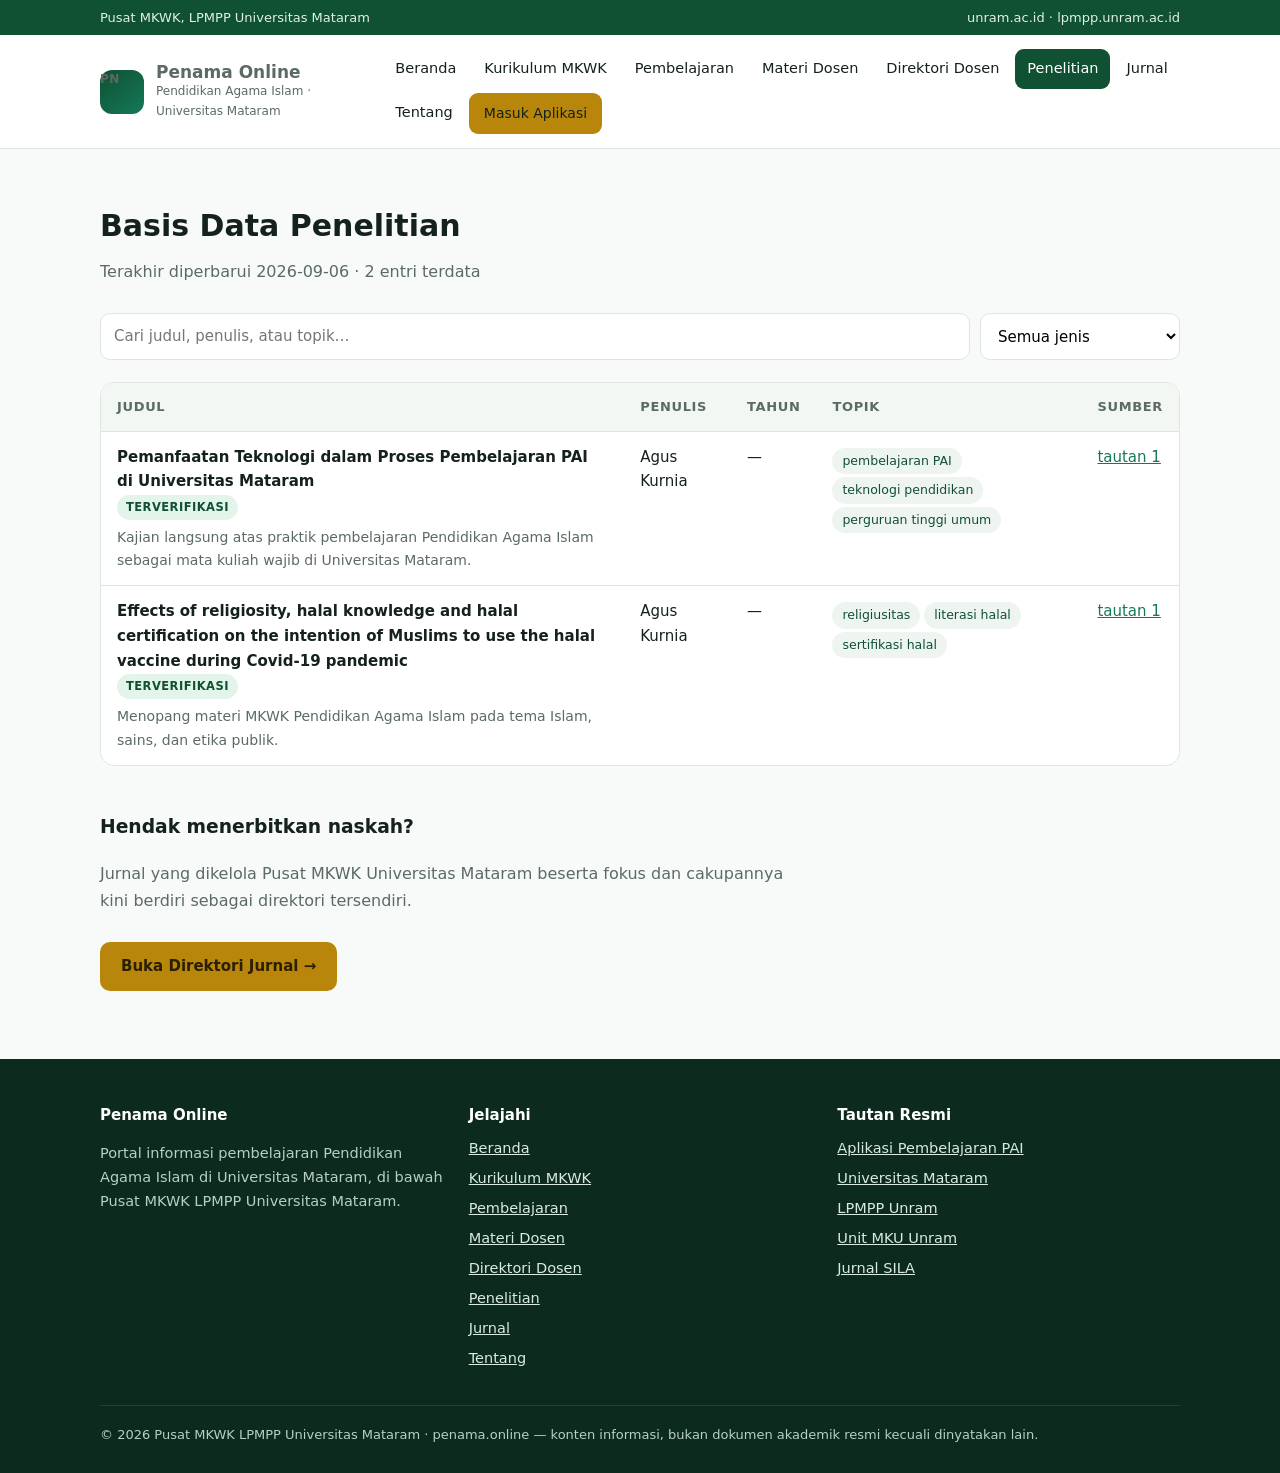
<file: penelitian.html>
<!doctype html>
<html lang="id" data-basis=".">
<head>
<meta charset="utf-8">
<meta name="viewport" content="width=device-width, initial-scale=1">
<title>Penelitian — Penama Online</title>
<meta name="description" content="Basis data penelitian pendidikan agama di Universitas Mataram dan wadah publikasi Pusat MKWK.">
<meta property="og:title" content="Penelitian — Penama Online">
<meta property="og:description" content="Basis data penelitian pendidikan agama di Universitas Mataram dan wadah publikasi Pusat MKWK.">
<meta property="og:type" content="website">
<meta property="og:locale" content="id_ID">
<link rel="canonical" href="https://penama.online/penelitian.html">
<link rel="icon" href="./aset/favicon.svg" type="image/svg+xml">
<link rel="stylesheet" href="./aset/css/style.css">
<script defer src="./aset/js/app.js"></script>
</head>
<body>
<div class="topbar"><div class="wrap">
  <span>Pusat MKWK, LPMPP Universitas Mataram</span>
  <span><a href="https://unram.ac.id" rel="noopener" target="_blank">unram.ac.id</a> · <a href="https://lpmpp.unram.ac.id" rel="noopener" target="_blank">lpmpp.unram.ac.id</a></span>
</div></div>
<header class="situs"><div class="wrap">
  <a class="merek" href="./index.html">
    <span class="logo" aria-hidden="true">PN</span>
    <span><strong>Penama Online</strong><span>Pendidikan Agama Islam · Universitas Mataram</span></span>
  </a>
  <nav class="utama" aria-label="Navigasi utama">
    <a href="./index.html">Beranda</a>
    <a href="./kurikulum.html">Kurikulum MKWK</a>
    <a href="./pembelajaran.html">Pembelajaran</a>
    <a href="./materi.html">Materi Dosen</a>
    <a href="./dosen.html">Direktori Dosen</a>
    <a href="./penelitian.html" aria-current="page">Penelitian</a>
    <a href="./jurnal.html">Jurnal</a>
    <a href="./tentang.html">Tentang</a>
    <a href="https://penama.online/pai/" class="btn btn-utama" style="padding:8px 14px;font-size:14px">Masuk Aplikasi</a>
  </nav>
</div></header>
<main>
<section><div class="wrap">
  <h2>Basis Data Penelitian</h2>
  <p class="sub" id="meta-penelitian">Memuat data…</p>

  <div class="alat">
    <input id="cari-penelitian" type="search" placeholder="Cari judul, penulis, atau topik…" aria-label="Cari penelitian">
    <select id="filter-jenis" aria-label="Saring berdasarkan jenis luaran">
      <option value="semua">Semua jenis</option>
    </select>
  </div>

  <div id="tabel-penelitian"></div>

  <h3 style="margin-top:46px">Hendak menerbitkan naskah?</h3>
  <p class="sub">Jurnal yang dikelola Pusat MKWK Universitas Mataram beserta fokus dan cakupannya kini berdiri sebagai direktori tersendiri.</p>
  <p><a class="btn btn-utama" href="./jurnal.html">Buka Direktori Jurnal →</a></p>

</div></section>
</main>
<footer class="situs"><div class="wrap">
  <div class="kaki-grid">
    <div>
      <h4>Penama Online</h4>
      <p>Portal informasi pembelajaran Pendidikan Agama Islam di Universitas Mataram, di bawah Pusat MKWK LPMPP Universitas Mataram.</p>
    </div>
    <div>
      <h4>Jelajahi</h4>
      <ul><li><a href="./index.html">Beranda</a></li><li><a href="./kurikulum.html">Kurikulum MKWK</a></li><li><a href="./pembelajaran.html">Pembelajaran</a></li><li><a href="./materi.html">Materi Dosen</a></li><li><a href="./dosen.html">Direktori Dosen</a></li><li><a href="./penelitian.html">Penelitian</a></li><li><a href="./jurnal.html">Jurnal</a></li><li><a href="./tentang.html">Tentang</a></li></ul>
    </div>
    <div>
      <h4>Tautan Resmi</h4>
      <ul>
        <li><a href="https://penama.online/pai/">Aplikasi Pembelajaran PAI</a></li>
        <li><a href="https://unram.ac.id" rel="noopener" target="_blank">Universitas Mataram</a></li>
        <li><a href="https://lpmpp.unram.ac.id" rel="noopener" target="_blank">LPMPP Unram</a></li>
        <li><a href="https://mku.unram.ac.id" rel="noopener" target="_blank">Unit MKU Unram</a></li>
        <li><a href="https://jurnal.unram.ac.id/index.php/sila" rel="noopener" target="_blank">Jurnal SILA</a></li>
      </ul>
    </div>
  </div>
  <div class="kaki-bawah">© <span id="tahun">2026</span> Pusat MKWK LPMPP Universitas Mataram · penama.online — konten informasi, bukan dokumen akademik resmi kecuali dinyatakan lain.</div>
</div></footer>
</body>
</html>
</file>
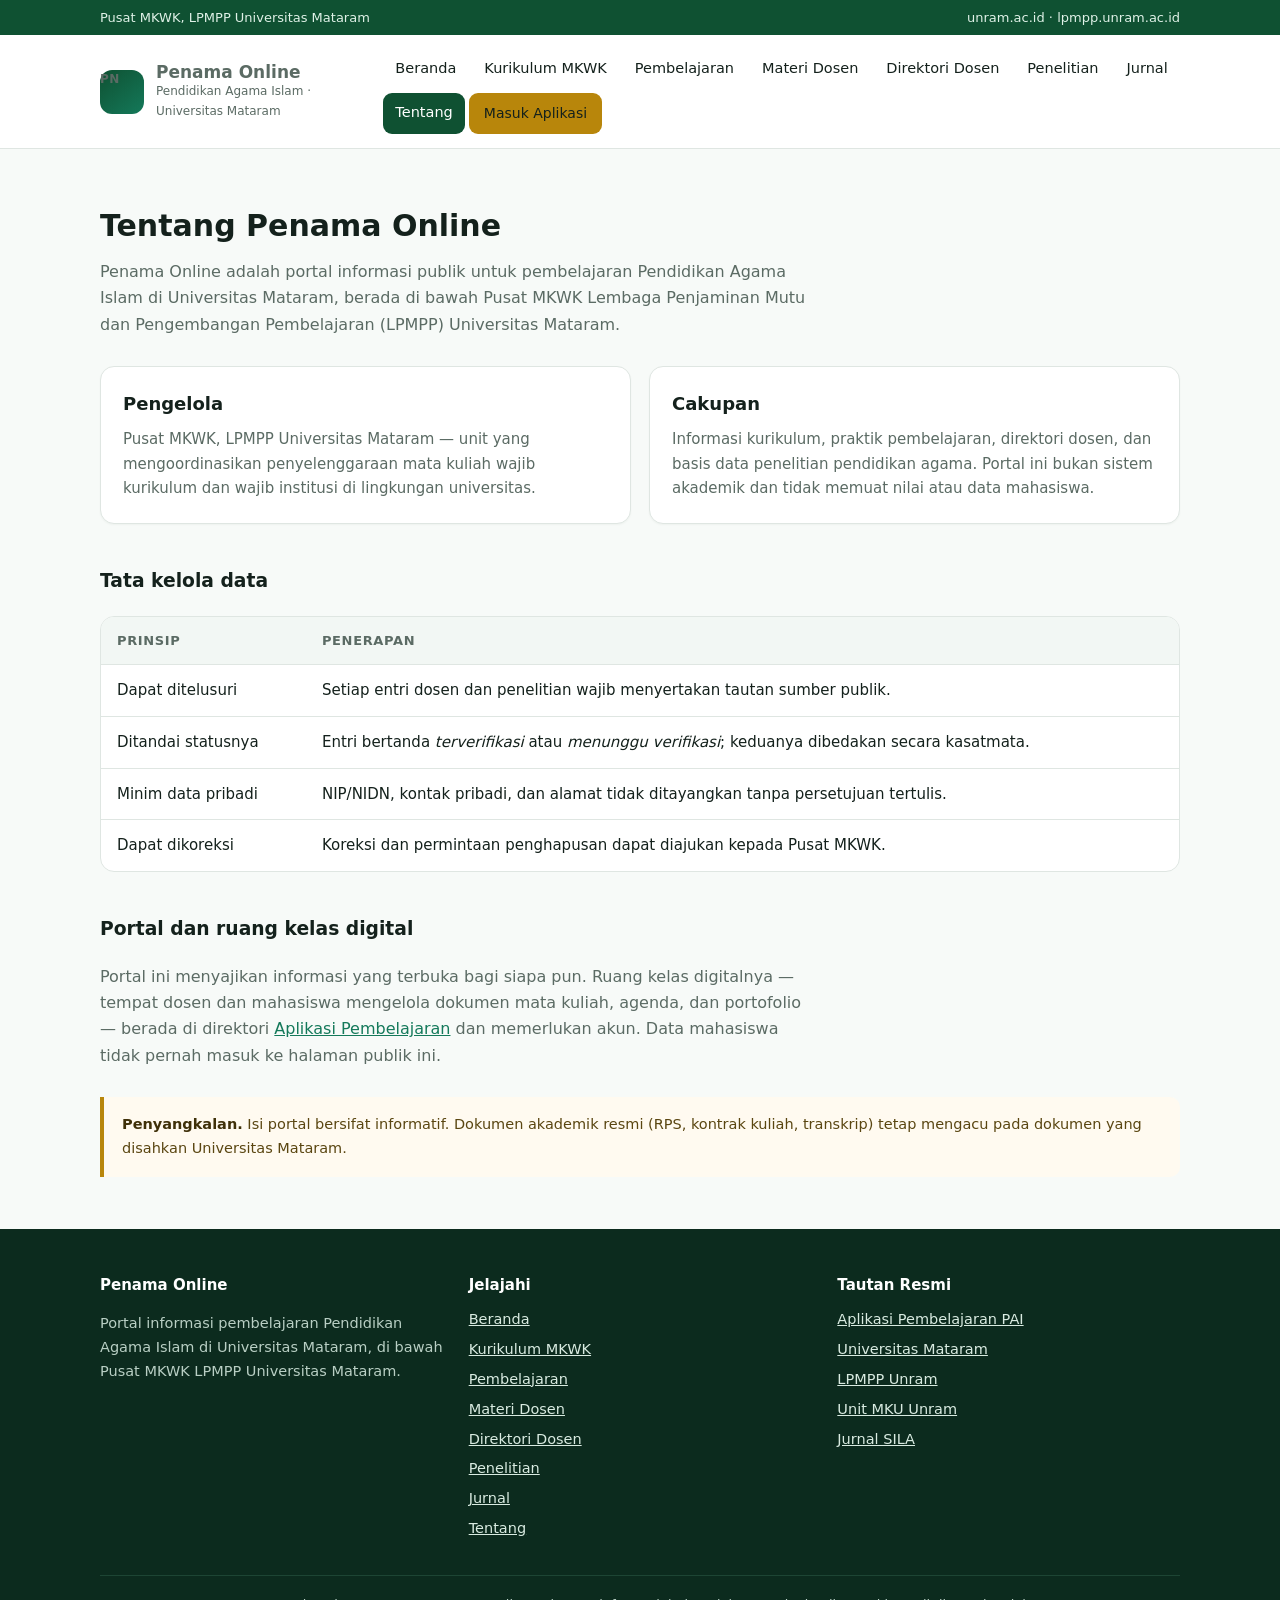
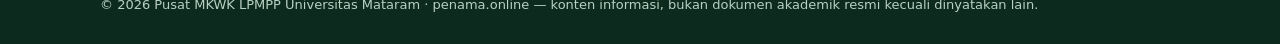
<file: tentang.html>
<!doctype html>
<html lang="id" data-basis=".">
<head>
<meta charset="utf-8">
<meta name="viewport" content="width=device-width, initial-scale=1">
<title>Tentang — Penama Online</title>
<meta name="description" content="Tentang Penama Online, pengelola, tata kelola data, dan hubungannya dengan aplikasi AKSARA.">
<meta property="og:title" content="Tentang — Penama Online">
<meta property="og:description" content="Tentang Penama Online, pengelola, tata kelola data, dan hubungannya dengan aplikasi AKSARA.">
<meta property="og:type" content="website">
<meta property="og:locale" content="id_ID">
<link rel="canonical" href="https://penama.online/tentang.html">
<link rel="icon" href="./aset/favicon.svg" type="image/svg+xml">
<link rel="stylesheet" href="./aset/css/style.css">
<script defer src="./aset/js/app.js"></script>
</head>
<body>
<div class="topbar"><div class="wrap">
  <span>Pusat MKWK, LPMPP Universitas Mataram</span>
  <span><a href="https://unram.ac.id" rel="noopener" target="_blank">unram.ac.id</a> · <a href="https://lpmpp.unram.ac.id" rel="noopener" target="_blank">lpmpp.unram.ac.id</a></span>
</div></div>
<header class="situs"><div class="wrap">
  <a class="merek" href="./index.html">
    <span class="logo" aria-hidden="true">PN</span>
    <span><strong>Penama Online</strong><span>Pendidikan Agama Islam · Universitas Mataram</span></span>
  </a>
  <nav class="utama" aria-label="Navigasi utama">
    <a href="./index.html">Beranda</a>
    <a href="./kurikulum.html">Kurikulum MKWK</a>
    <a href="./pembelajaran.html">Pembelajaran</a>
    <a href="./materi.html">Materi Dosen</a>
    <a href="./dosen.html">Direktori Dosen</a>
    <a href="./penelitian.html">Penelitian</a>
    <a href="./jurnal.html">Jurnal</a>
    <a href="./tentang.html" aria-current="page">Tentang</a>
    <a href="https://penama.online/pai/" class="btn btn-utama" style="padding:8px 14px;font-size:14px">Masuk Aplikasi</a>
  </nav>
</div></header>
<main>
<section><div class="wrap">
  <h2>Tentang Penama Online</h2>
  <p class="sub">Penama Online adalah portal informasi publik untuk pembelajaran Pendidikan Agama Islam di Universitas Mataram, berada di bawah Pusat MKWK Lembaga Penjaminan Mutu dan Pengembangan Pembelajaran (LPMPP) Universitas Mataram.</p>

  <div class="grid g2">
    <article class="kartu"><h3>Pengelola</h3><p>Pusat MKWK, LPMPP Universitas Mataram — unit yang mengoordinasikan penyelenggaraan mata kuliah wajib kurikulum dan wajib institusi di lingkungan universitas.</p></article>
    <article class="kartu"><h3>Cakupan</h3><p>Informasi kurikulum, praktik pembelajaran, direktori dosen, dan basis data penelitian pendidikan agama. Portal ini bukan sistem akademik dan tidak memuat nilai atau data mahasiswa.</p></article>
  </div>

  <h3 style="margin-top:42px">Tata kelola data</h3>
  <div class="tabel-bungkus">
    <table>
      <thead><tr><th>Prinsip</th><th>Penerapan</th></tr></thead>
      <tbody>
        <tr><td>Dapat ditelusuri</td><td>Setiap entri dosen dan penelitian wajib menyertakan tautan sumber publik.</td></tr>
        <tr><td>Ditandai statusnya</td><td>Entri bertanda <em>terverifikasi</em> atau <em>menunggu verifikasi</em>; keduanya dibedakan secara kasatmata.</td></tr>
        <tr><td>Minim data pribadi</td><td>NIP/NIDN, kontak pribadi, dan alamat tidak ditayangkan tanpa persetujuan tertulis.</td></tr>
        <tr><td>Dapat dikoreksi</td><td>Koreksi dan permintaan penghapusan dapat diajukan kepada Pusat MKWK.</td></tr>
      </tbody>
    </table>
  </div>

  <h3 style="margin-top:42px">Portal dan ruang kelas digital</h3>
  <p class="sub">Portal ini menyajikan informasi yang terbuka bagi siapa pun. Ruang kelas digitalnya — tempat dosen dan mahasiswa mengelola dokumen mata kuliah, agenda, dan portofolio — berada di direktori <a href="https://penama.online/pai/">Aplikasi Pembelajaran</a> dan memerlukan akun. Data mahasiswa tidak pernah masuk ke halaman publik ini.</p>

  <div class="catatan" style="margin-top:26px"><strong>Penyangkalan.</strong> Isi portal bersifat informatif. Dokumen akademik resmi (RPS, kontrak kuliah, transkrip) tetap mengacu pada dokumen yang disahkan Universitas Mataram.</div>
</div></section>
</main>
<footer class="situs"><div class="wrap">
  <div class="kaki-grid">
    <div>
      <h4>Penama Online</h4>
      <p>Portal informasi pembelajaran Pendidikan Agama Islam di Universitas Mataram, di bawah Pusat MKWK LPMPP Universitas Mataram.</p>
    </div>
    <div>
      <h4>Jelajahi</h4>
      <ul><li><a href="./index.html">Beranda</a></li><li><a href="./kurikulum.html">Kurikulum MKWK</a></li><li><a href="./pembelajaran.html">Pembelajaran</a></li><li><a href="./materi.html">Materi Dosen</a></li><li><a href="./dosen.html">Direktori Dosen</a></li><li><a href="./penelitian.html">Penelitian</a></li><li><a href="./jurnal.html">Jurnal</a></li><li><a href="./tentang.html">Tentang</a></li></ul>
    </div>
    <div>
      <h4>Tautan Resmi</h4>
      <ul>
        <li><a href="https://penama.online/pai/">Aplikasi Pembelajaran PAI</a></li>
        <li><a href="https://unram.ac.id" rel="noopener" target="_blank">Universitas Mataram</a></li>
        <li><a href="https://lpmpp.unram.ac.id" rel="noopener" target="_blank">LPMPP Unram</a></li>
        <li><a href="https://mku.unram.ac.id" rel="noopener" target="_blank">Unit MKU Unram</a></li>
        <li><a href="https://jurnal.unram.ac.id/index.php/sila" rel="noopener" target="_blank">Jurnal SILA</a></li>
      </ul>
    </div>
  </div>
  <div class="kaki-bawah">© <span id="tahun">2026</span> Pusat MKWK LPMPP Universitas Mataram · penama.online — konten informasi, bukan dokumen akademik resmi kecuali dinyatakan lain.</div>
</div></footer>
</body>
</html>
</file>
<file: aset/css/style.css>
:root {
  --hijau: #0f5132;
  --hijau-muda: #14795a;
  --emas: #b8860b;
  --tinta: #14211c;
  --abu: #5b6b64;
  --garis: #dfe6e2;
  --latar: #f7faf8;
  --putih: #ffffff;
  --radius: 14px;
  --lebar: 1120px;
  --font: "Inter", "Segoe UI", system-ui, -apple-system, sans-serif;
}

* { box-sizing: border-box; }
html { scroll-behavior: smooth; }
body {
  margin: 0;
  font-family: var(--font);
  color: var(--tinta);
  background: var(--latar);
  line-height: 1.65;
  font-size: 16px;
}
a { color: var(--hijau-muda); }
img { max-width: 100%; }

.wrap { width: 100%; max-width: var(--lebar); margin: 0 auto; padding: 0 20px; }

/* Header */
.topbar { background: var(--hijau); color: #dff1e7; font-size: 13px; }
.topbar .wrap { display: flex; flex-wrap: wrap; gap: 12px; justify-content: space-between; padding-block: 7px; }
.topbar a { color: #dff1e7; text-decoration: none; }

header.situs { background: var(--putih); border-bottom: 1px solid var(--garis); position: sticky; top: 0; z-index: 40; }
header.situs .wrap { display: flex; align-items: center; gap: 18px; padding-block: 14px; }
.merek { display: flex; align-items: center; gap: 12px; text-decoration: none; color: inherit; }
.logo {
  width: 44px; height: 44px; flex: none; border-radius: 12px;
  background: linear-gradient(140deg, var(--hijau), var(--hijau-muda));
  color: #fff; display: grid; place-items: center; font-weight: 700; letter-spacing: .5px;
}
.merek strong { display: block; font-size: 17px; line-height: 1.2; }
.merek span { display: block; font-size: 12px; color: var(--abu); }

nav.utama { margin-left: auto; display: flex; flex-wrap: wrap; gap: 4px; }
nav.utama a {
  padding: 8px 12px; border-radius: 9px; text-decoration: none;
  color: var(--tinta); font-size: 14.5px; font-weight: 500;
}
nav.utama a:hover { background: #eef4f0; }
nav.utama a[aria-current="page"] { background: var(--hijau); color: #fff; }

/* Hero */
.hero { background: linear-gradient(160deg, #0f5132 0%, #14795a 100%); color: #eaf6ef; padding: 64px 0 56px; }
.hero h1 { font-size: clamp(28px, 4.2vw, 44px); margin: 0 0 14px; line-height: 1.2; color: #fff; }
.hero p { font-size: 17px; max-width: 62ch; margin: 0 0 26px; color: #d5ece0; }
.tombol-baris { display: flex; flex-wrap: wrap; gap: 12px; }
.btn {
  display: inline-block; padding: 11px 20px; border-radius: 10px; text-decoration: none;
  font-weight: 600; font-size: 15px; border: 1px solid transparent;
}
.btn-utama { background: var(--emas); color: #2b1f00; }
.btn-garis { border-color: rgba(255,255,255,.5); color: #fff; }

section { padding: 52px 0; }
section h2 { font-size: clamp(22px, 3vw, 30px); margin: 0 0 8px; }
.sub { color: var(--abu); max-width: 70ch; margin: 0 0 28px; }

.grid { display: grid; gap: 18px; }
.g2 { grid-template-columns: repeat(auto-fit, minmax(280px, 1fr)); }
.g3 { grid-template-columns: repeat(auto-fit, minmax(250px, 1fr)); }

.kartu {
  background: var(--putih); border: 1px solid var(--garis); border-radius: var(--radius);
  padding: 22px; box-shadow: 0 1px 2px rgba(16,40,30,.04);
}
.kartu h3 { margin: 0 0 8px; font-size: 18px; }
.kartu p { margin: 0; color: var(--abu); font-size: 15px; }
.kartu .kode { font-size: 12px; letter-spacing: .08em; text-transform: uppercase; color: var(--emas); font-weight: 700; }

.rupa {
  width: 56px; height: 56px; flex: none; border-radius: 50%;
  object-fit: cover; background: #eef4f0; border: 1px solid var(--garis);
}
.rupa-inisial {
  display: grid; place-items: center; font-weight: 700; font-size: 18px;
  color: var(--hijau); letter-spacing: .02em;
}

.badge {
  display: inline-block; font-size: 11.5px; font-weight: 700; letter-spacing: .04em;
  padding: 3px 9px; border-radius: 999px; text-transform: uppercase;
}
.badge-ok { background: #e3f4ea; color: #0f5132; }
.badge-tunggu { background: #fdf1dc; color: #8a5c00; }

.tag { display: inline-block; background: #eef4f0; color: var(--hijau); font-size: 12.5px; padding: 3px 10px; border-radius: 999px; margin: 3px 4px 0 0; }

.alat { display: flex; flex-wrap: wrap; gap: 10px; margin-bottom: 22px; }
.alat input, .alat select {
  padding: 10px 13px; border: 1px solid var(--garis); border-radius: 10px;
  font: inherit; font-size: 15px; background: var(--putih); min-width: 200px;
}
.alat input { flex: 1 1 260px; }

.catatan {
  border-left: 4px solid var(--emas); background: #fffaf0; padding: 16px 18px;
  border-radius: 0 10px 10px 0; font-size: 14.5px; color: #5a4611;
}
.catatan strong { color: #3f3009; }

.tabel-bungkus { overflow-x: auto; border: 1px solid var(--garis); border-radius: var(--radius); background: var(--putih); }
table { width: 100%; border-collapse: collapse; font-size: 15px; min-width: 620px; }
th, td { text-align: left; padding: 13px 16px; border-bottom: 1px solid var(--garis); vertical-align: top; }
th { background: #f2f7f4; font-size: 13px; text-transform: uppercase; letter-spacing: .05em; color: var(--abu); }
tbody tr:last-child td { border-bottom: none; }

.kosong { padding: 34px; text-align: center; color: var(--abu); }

footer.situs { background: #0c2b1e; color: #b9cfc4; padding: 44px 0 28px; font-size: 14.5px; }
footer.situs a { color: #d9ebe1; }
footer.situs h4 { color: #fff; margin: 0 0 10px; font-size: 15px; }
.kaki-grid { display: grid; gap: 26px; grid-template-columns: repeat(auto-fit, minmax(220px, 1fr)); }
.kaki-bawah { margin-top: 28px; padding-top: 18px; border-top: 1px solid #1d4534; font-size: 13px; }
footer.situs ul { list-style: none; padding: 0; margin: 0; }
footer.situs li { margin-bottom: 6px; }

@media (prefers-color-scheme: dark) {
  :root { --latar: #101714; --putih: #16201c; --tinta: #e6efea; --abu: #9db0a7; --garis: #26332d; }
  .kartu, .tabel-bungkus { box-shadow: none; }
  th { background: #1b2621; }
  nav.utama a:hover { background: #1e2a25; }
  .catatan { background: #241f11; color: #e8d9b0; }
  .catatan strong { color: #fff3d6; }
  .tag, .badge-ok { background: #14301f; color: #9fe0bb; }
  .badge-tunggu { background: #33280f; color: #f0cd82; }
}
</file>
